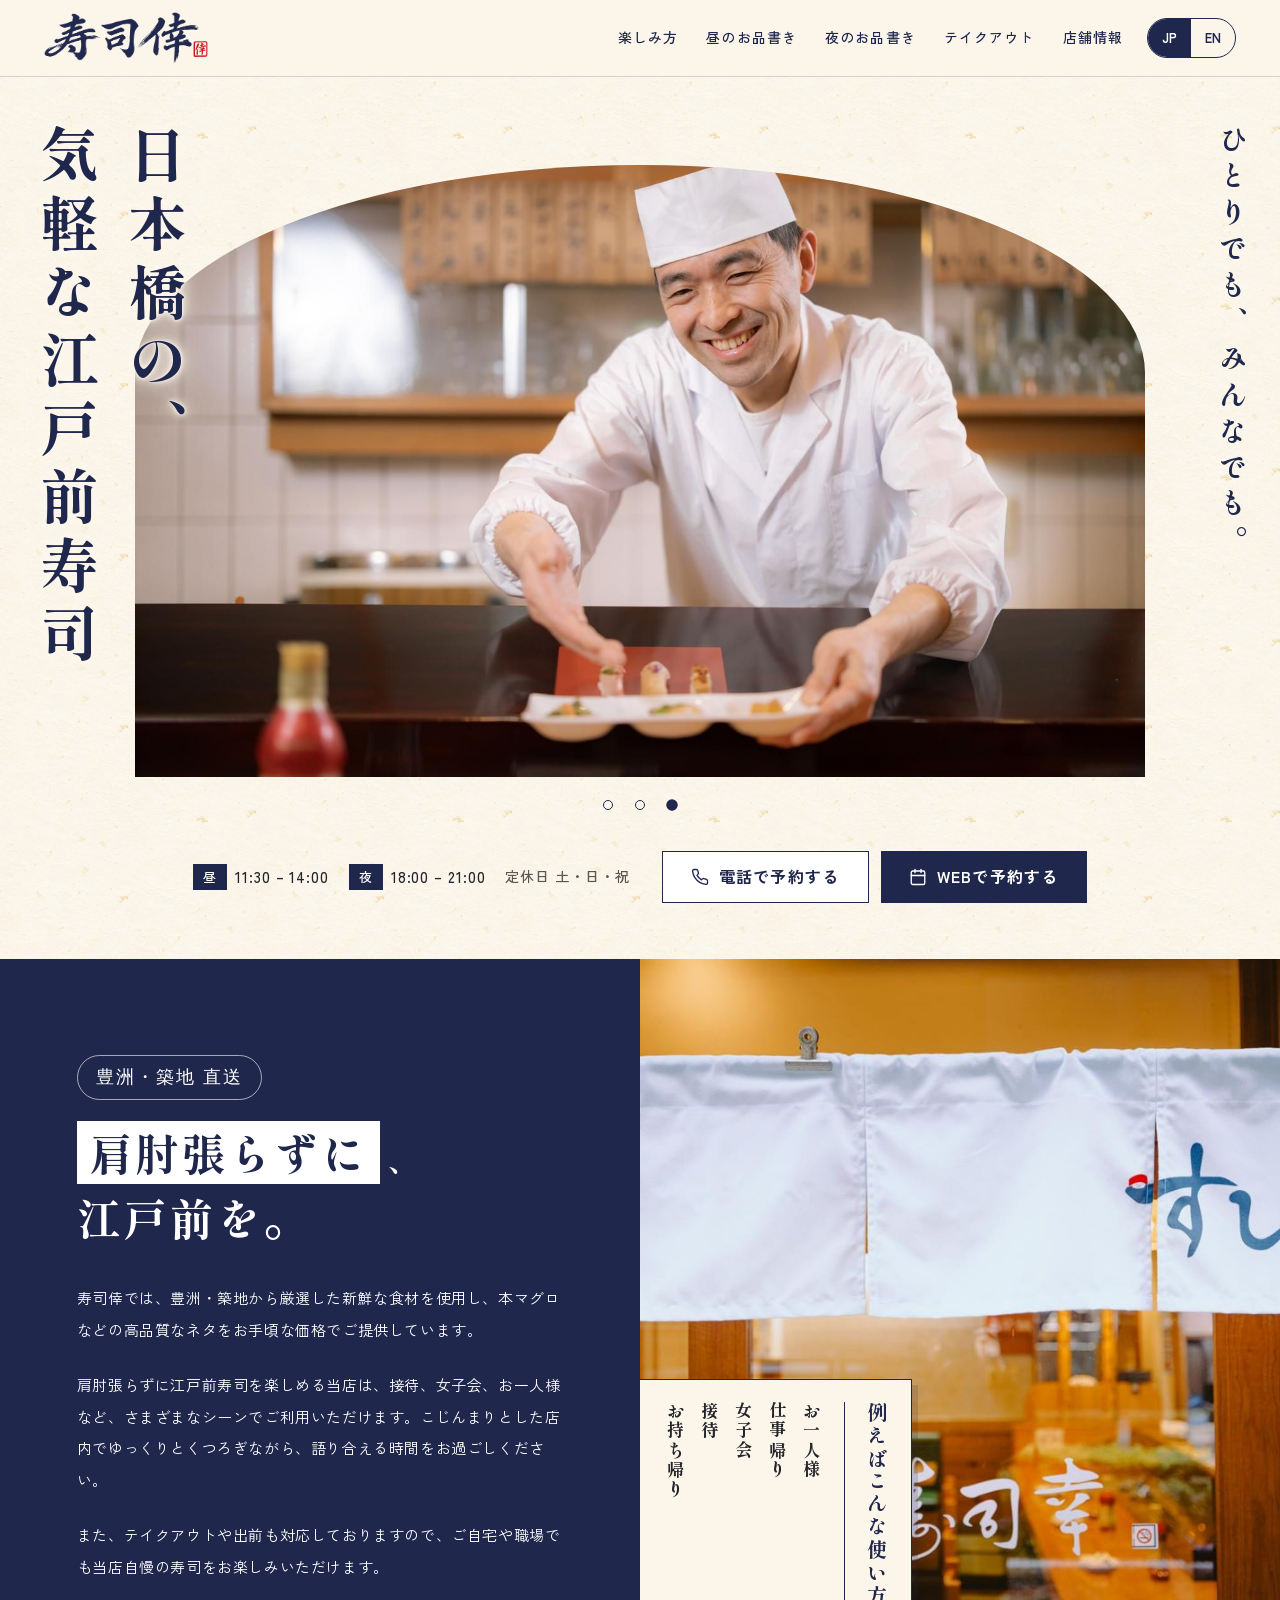
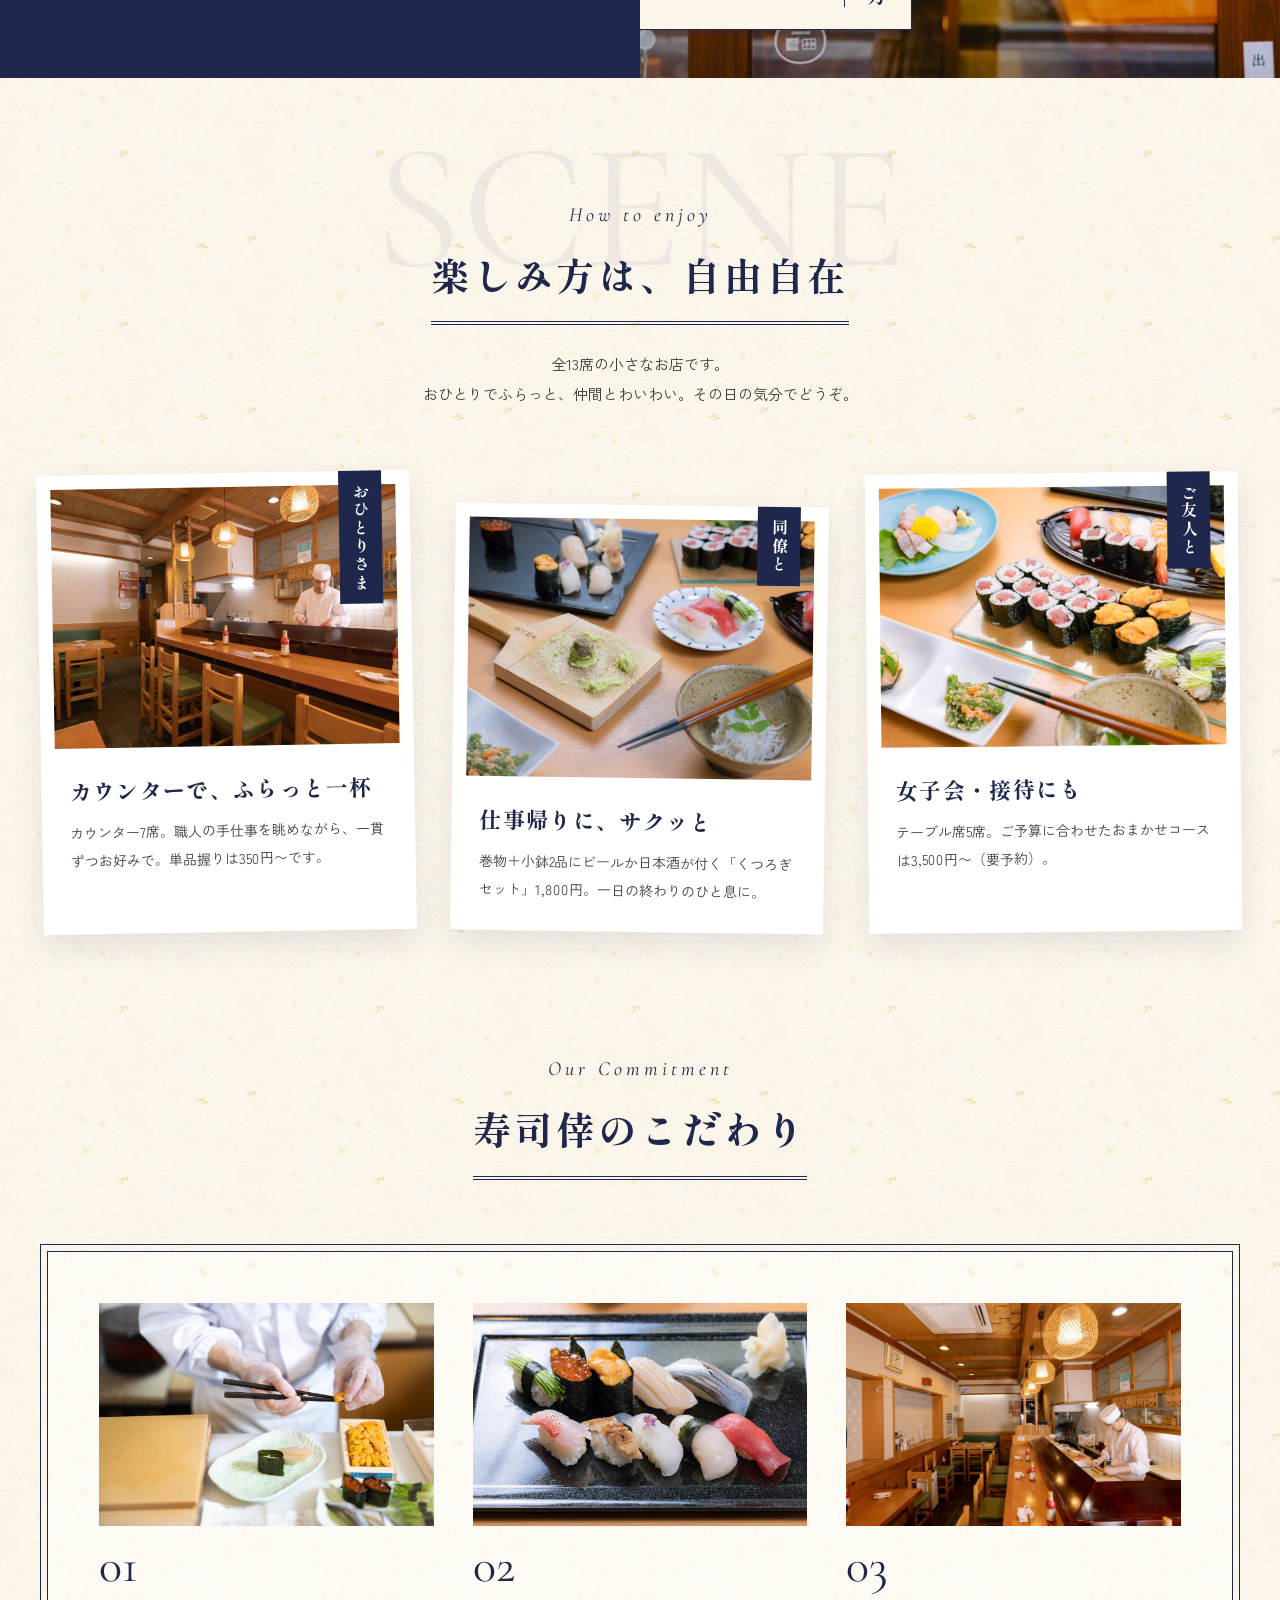
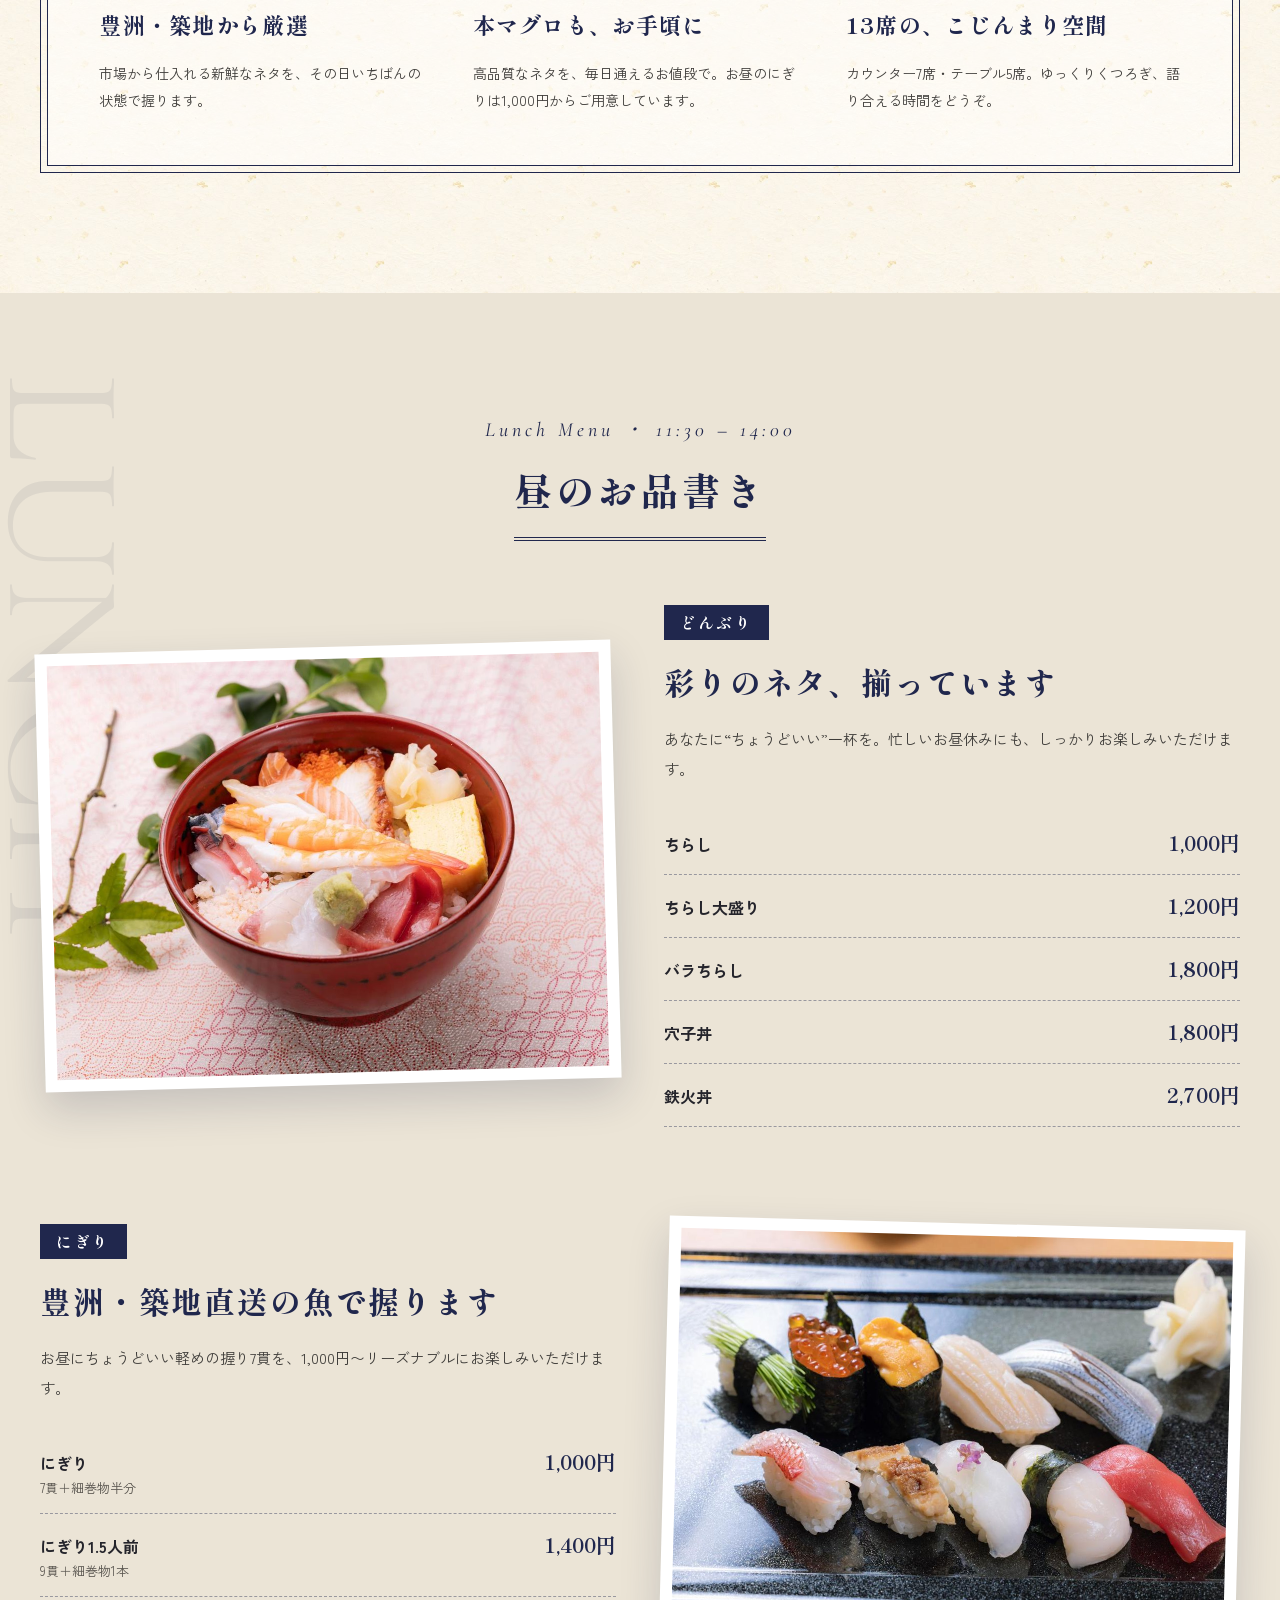
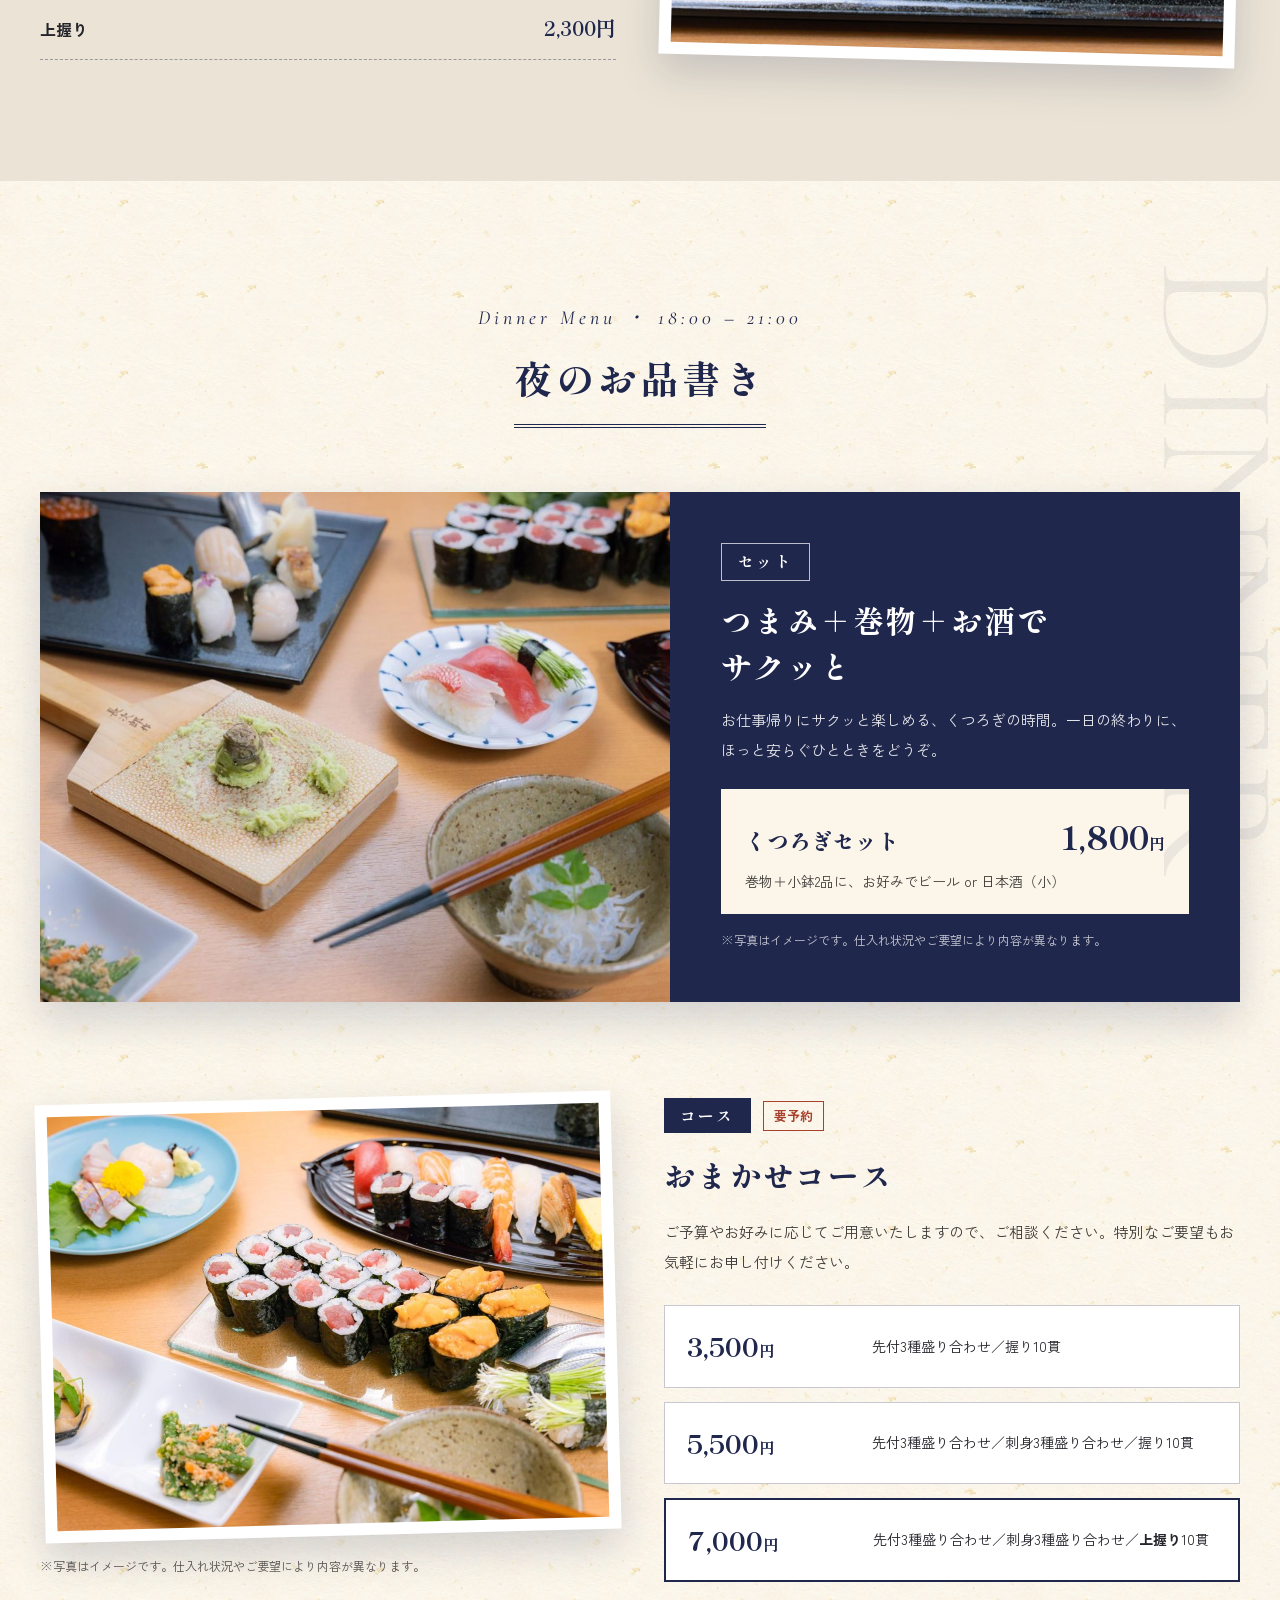
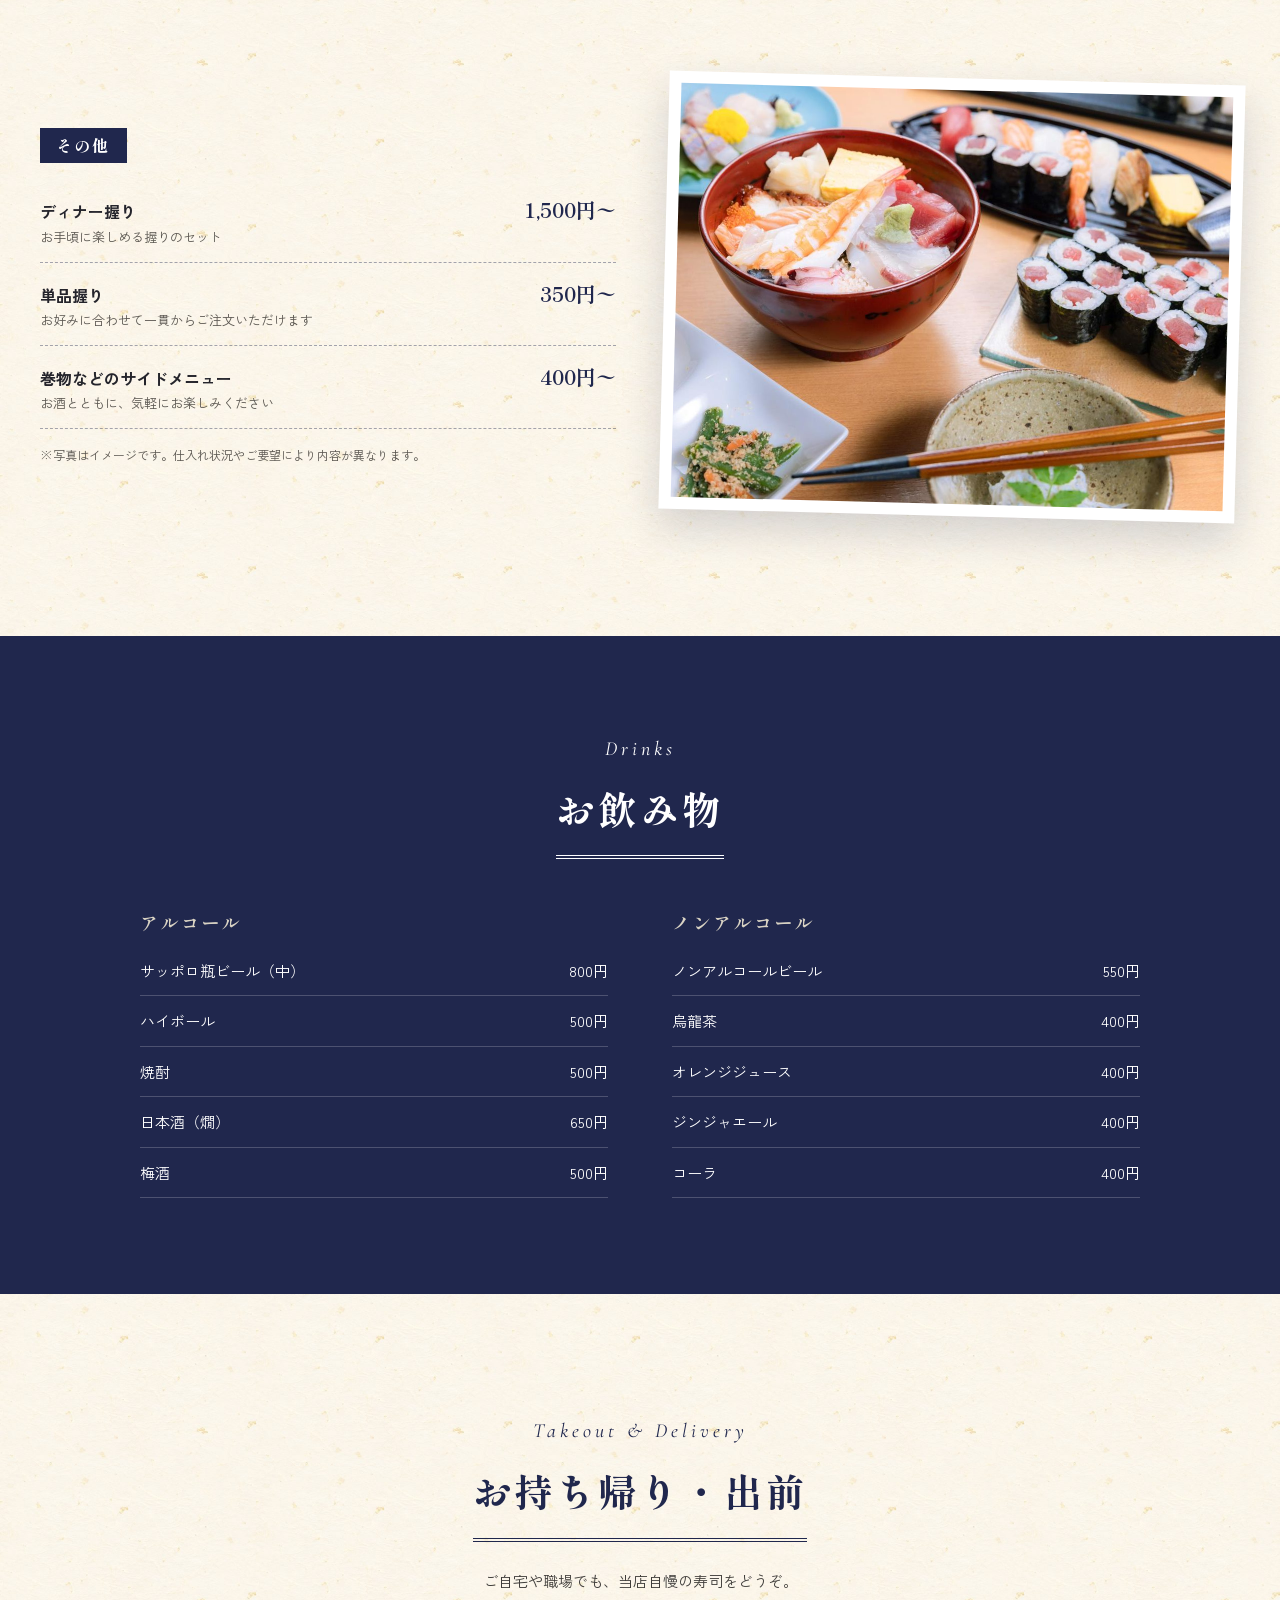
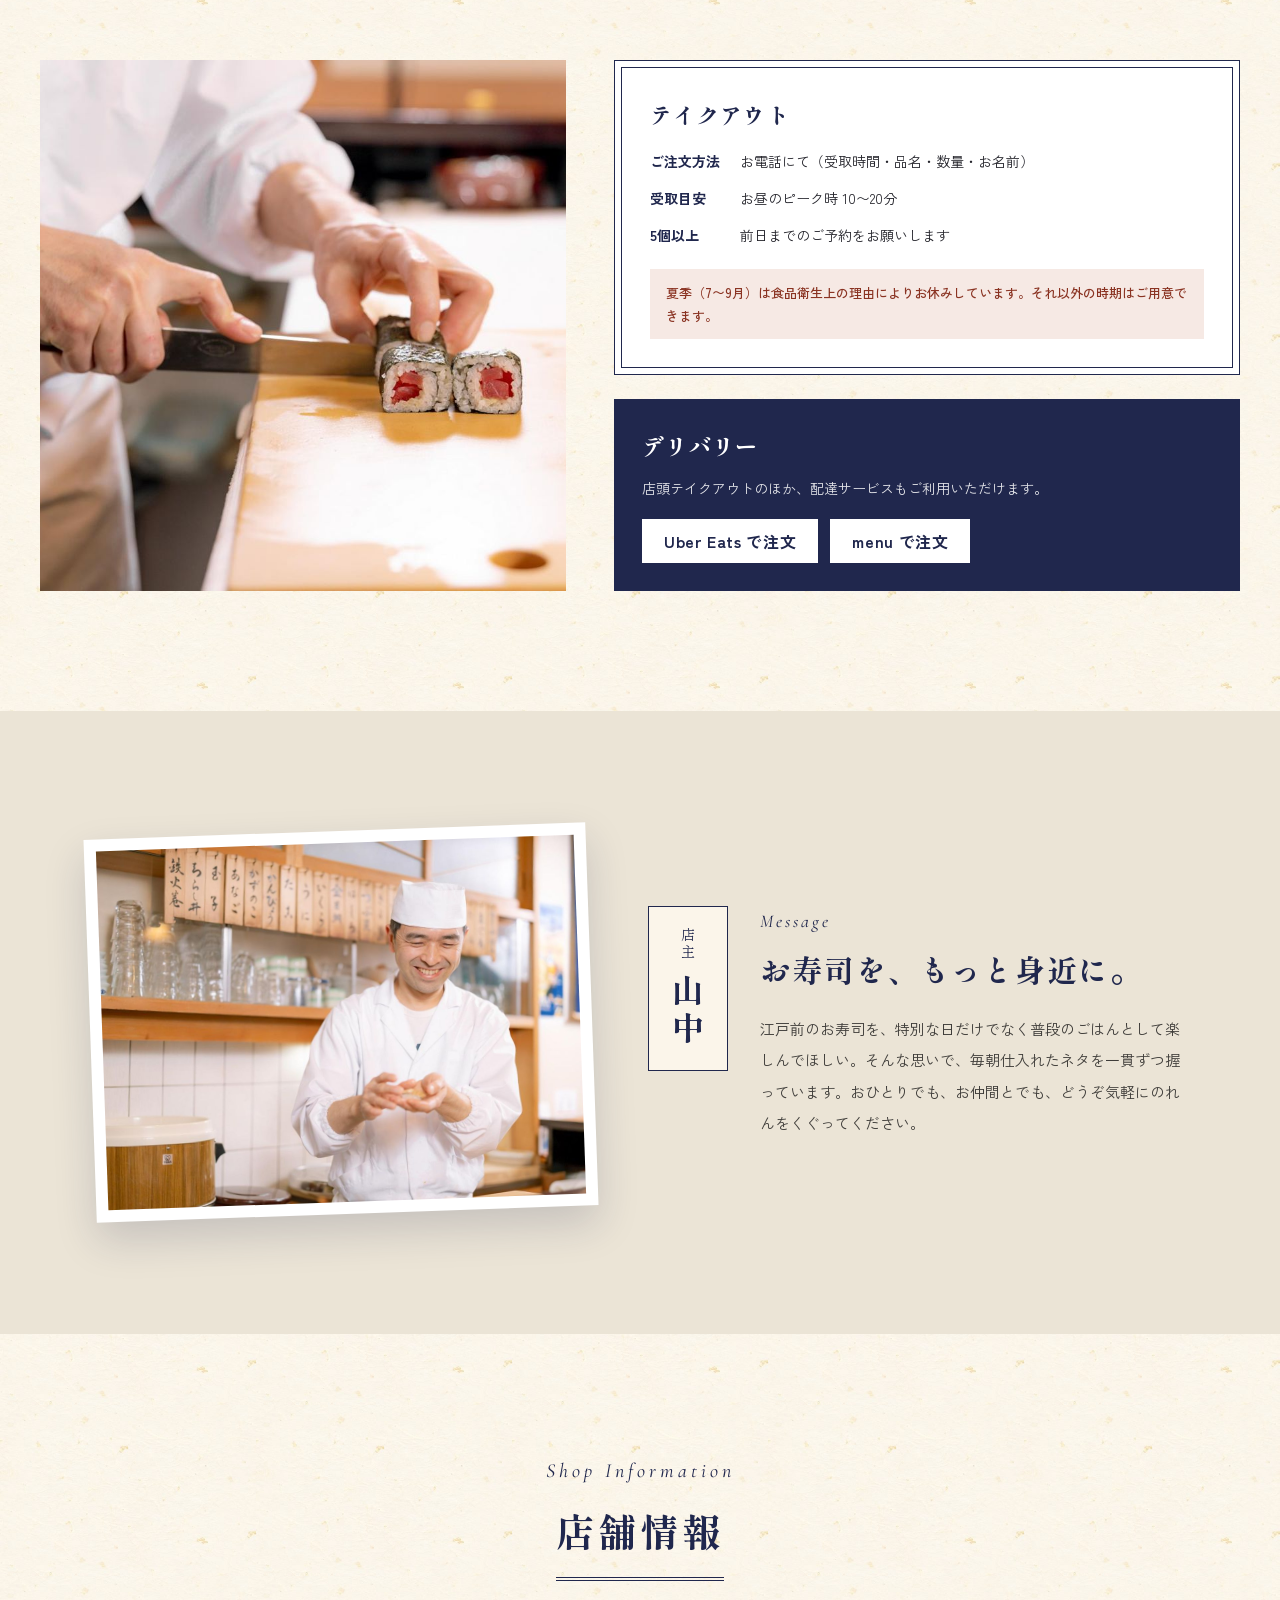
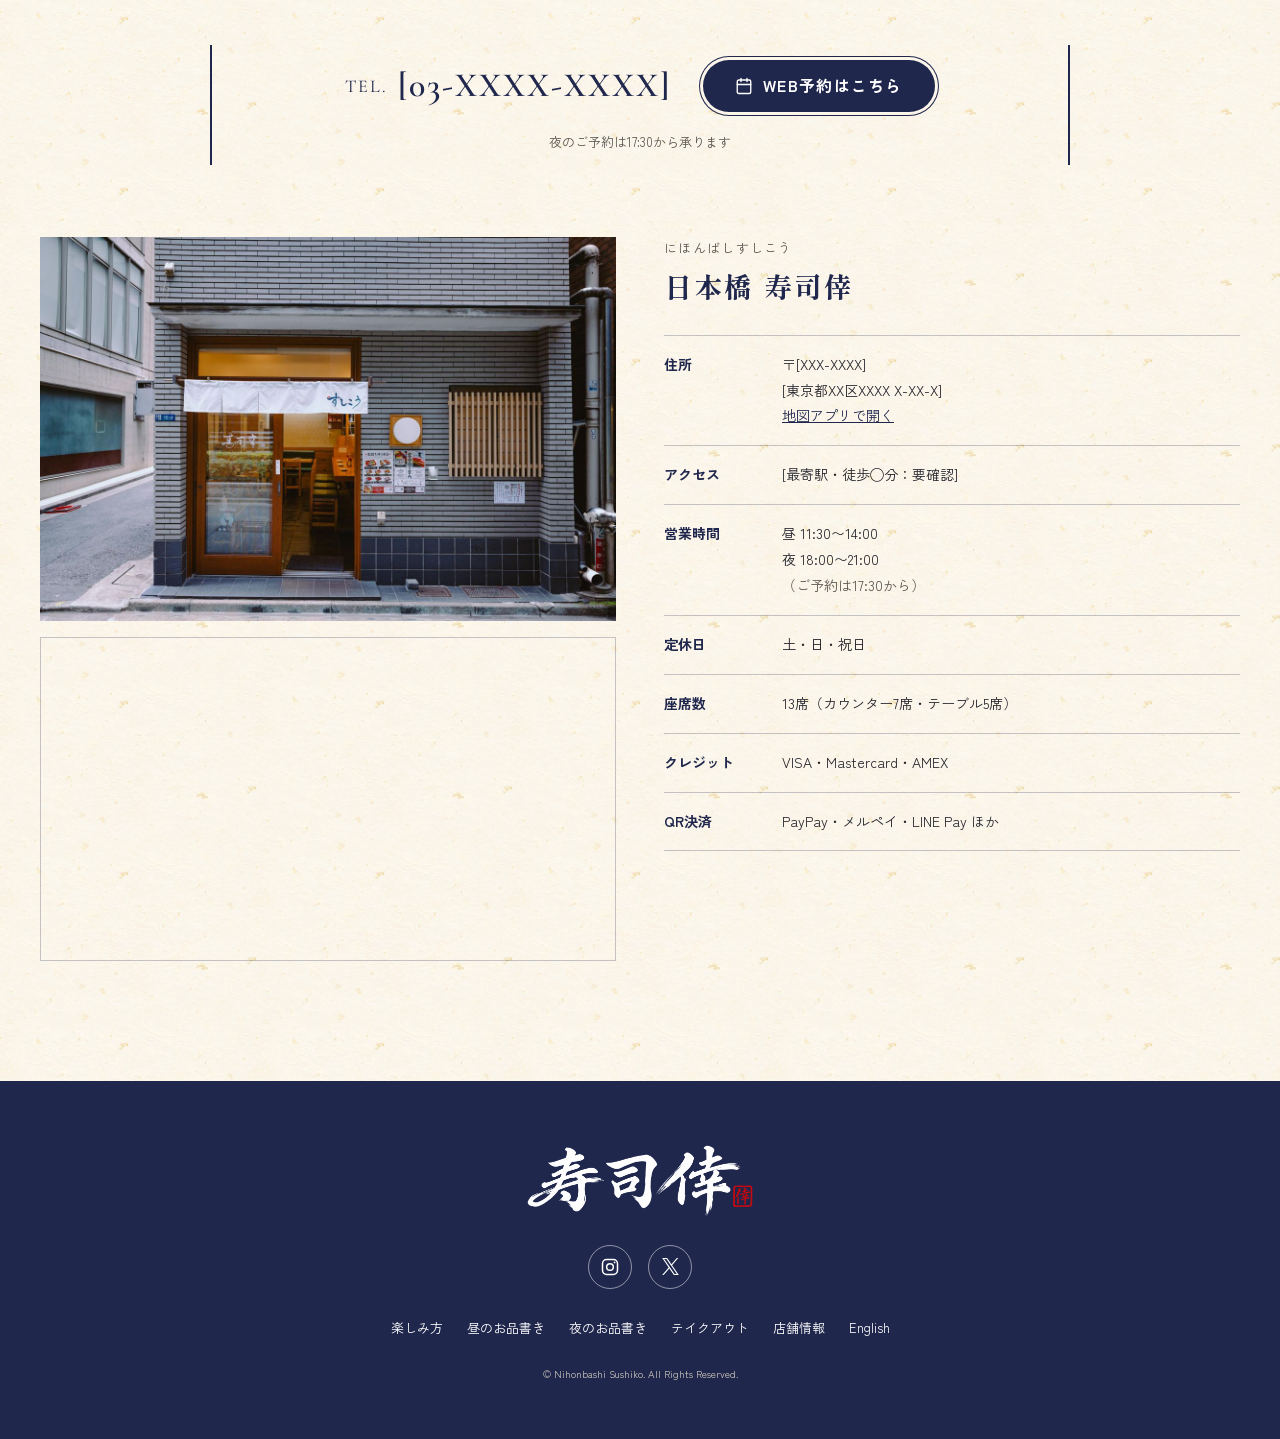
<file: index.html>
<!DOCTYPE html>
<html lang="ja">
<head>
  <meta charset="UTF-8">
  <meta name="viewport" content="width=device-width, initial-scale=1">
  <title>日本橋 寿司倖｜おひとりさまも仲間とも、気軽な江戸前寿司</title>
  <meta name="description" content="日本橋の江戸前寿司「寿司倖」。豊洲・築地から厳選した新鮮なネタを、お昼のにぎり1,000円〜とお手頃に。カウンター7席・テーブル5席、おひとりさまも同僚・ご友人とも気軽にどうぞ。テイクアウト・出前も対応。">
  <meta name="format-detection" content="telephone=no">
  <meta name="theme-color" content="#20274d">

  <link rel="canonical" href="[サイトURL]/">
  <link rel="alternate" hreflang="ja" href="[サイトURL]/">
  <link rel="alternate" hreflang="en" href="[サイトURL]/en/">
  <link rel="alternate" hreflang="x-default" href="[サイトURL]/">

  <!-- OGP（SNSでシェアされた時の表示） -->
  <meta property="og:type" content="restaurant">
  <meta property="og:site_name" content="日本橋 寿司倖">
  <meta property="og:title" content="日本橋 寿司倖｜おひとりさまも仲間とも、気軽な江戸前寿司">
  <meta property="og:description" content="豊洲・築地から厳選したネタを、お手頃に。お昼のにぎり1,000円〜。全13席の小さな江戸前寿司店です。">
  <meta property="og:url" content="[サイトURL]/">
  <meta property="og:image" content="[サイトURL]/assets/images/ogp.jpg">
  <meta property="og:locale" content="ja_JP">
  <meta property="og:locale:alternate" content="en_US">
  <meta name="twitter:card" content="summary_large_image">

  <link rel="preconnect" href="https://fonts.googleapis.com">
  <link rel="preconnect" href="https://fonts.gstatic.com" crossorigin>
  <link rel="stylesheet" href="https://fonts.googleapis.com/css2?family=Shippori+Mincho+B1:wght@500;700;800&family=Zen+Kaku+Gothic+New:wght@400;500;700&family=Cormorant+Garamond:ital,wght@0,500;0,600;0,700;1,500;1,600&display=swap">
  <link rel="stylesheet" href="assets/css/style.css">
  <link rel="preload" as="image" href="assets/images/interior.jpg">

  <script type="application/ld+json">
  {
    "@context": "https://schema.org",
    "@type": "Restaurant",
    "name": "日本橋 寿司倖",
    "alternateName": "Nihonbashi Sushiko",
    "servesCuisine": "江戸前寿司",
    "priceRange": "¥1,000〜¥7,000",
    "telephone": "[電話番号]",
    "url": "[サイトURL]/",
    "image": "[サイトURL]/assets/images/ogp.jpg",
    "address": {
      "@type": "PostalAddress",
      "postalCode": "[XXX-XXXX]",
      "addressRegion": "東京都",
      "addressLocality": "[XX区]",
      "streetAddress": "[XXXX X-XX-X]",
      "addressCountry": "JP"
    },
    "openingHoursSpecification": [
      { "@type": "OpeningHoursSpecification", "dayOfWeek": ["Monday","Tuesday","Wednesday","Thursday","Friday"], "opens": "11:30", "closes": "14:00" },
      { "@type": "OpeningHoursSpecification", "dayOfWeek": ["Monday","Tuesday","Wednesday","Thursday","Friday"], "opens": "18:00", "closes": "21:00" }
    ],
    "acceptsReservations": true,
    "paymentAccepted": "Cash, Credit Card, PayPay, Merpay, LINE Pay"
  }
  </script>
</head>
<body>

<!-- アイコン定義 -->
<svg xmlns="http://www.w3.org/2000/svg" style="display:none">
  <symbol id="i-tel" viewBox="0 0 24 24"><path fill="none" stroke="currentColor" stroke-width="1.8" stroke-linecap="round" stroke-linejoin="round" d="M22 16.9v3a2 2 0 0 1-2.2 2 19.8 19.8 0 0 1-8.6-3.1 19.5 19.5 0 0 1-6-6A19.8 19.8 0 0 1 2.1 4.2 2 2 0 0 1 4.1 2h3a2 2 0 0 1 2 1.7c.1.9.4 1.8.7 2.7a2 2 0 0 1-.5 2.1L8 9.8a16 16 0 0 0 6 6l1.3-1.3a2 2 0 0 1 2.1-.4c.9.3 1.8.6 2.7.7a2 2 0 0 1 1.7 2z"/></symbol>
  <symbol id="i-cal" viewBox="0 0 24 24"><g fill="none" stroke="currentColor" stroke-width="1.8" stroke-linecap="round" stroke-linejoin="round"><rect x="3" y="4" width="18" height="18" rx="2"/><path d="M16 2v4M8 2v4M3 10h18"/></g></symbol>
  <symbol id="i-insta" viewBox="0 0 24 24"><g fill="none" stroke="currentColor" stroke-width="1.8" stroke-linecap="round" stroke-linejoin="round"><rect x="3" y="3" width="18" height="18" rx="5"/><circle cx="12" cy="12" r="4"/></g><circle cx="17.5" cy="6.5" r="1.1" fill="currentColor"/></symbol>
  <symbol id="i-x" viewBox="0 0 1200 1227"><path fill="currentColor" d="M714.163 519.284L1160.89 0H1055.03L667.137 450.887L357.328 0H0L468.492 681.821L0 1226.37H105.866L515.491 750.218L842.672 1226.37H1200L714.137 519.284H714.163ZM569.165 687.828L521.697 619.934L144.011 79.6944H306.615L611.412 515.685L658.88 583.579L1055.08 1150.3H892.476L569.165 687.854V687.828Z"/></symbol>
</svg>

<!-- ================= HEADER ================= -->
<header class="header">
  <div class="header__inner">
    <a class="header__logo" href="#top"><img src="assets/images/logo_navy.png" alt="日本橋 寿司倖" width="900" height="286"></a>
    <nav class="header__nav" aria-label="ページ内メニュー">
      <a href="#scene">楽しみ方</a>
      <a href="#lunch">昼のお品書き</a>
      <a href="#dinner">夜のお品書き</a>
      <a href="#takeout">テイクアウト</a>
      <a href="#info">店舗情報</a>
    </nav>
    <div class="lang" role="group" aria-label="言語切替">
      <span aria-current="page" lang="en">JP</span>
      <a href="en/" hreflang="en" lang="en">EN</a>
    </div>
  </div>
</header>

<main>

<!-- ================= HERO ================= -->
<section id="top" class="hero">
  <div class="hero__inner">
    <div class="hero__slider" data-carousel role="region" aria-roledescription="carousel" aria-label="店内と料理の写真">
      <div class="hero__slides">
        <img class="hero__slide is-active" src="assets/images/interior.jpg" alt="提灯の灯る、木の温もりある寿司倖の店内" width="1600" height="1067" fetchpriority="high">
        <img class="hero__slide" src="assets/images/hero-nigiri.jpg" alt="カウンターに並ぶ握り寿司" width="1600" height="1067" decoding="async">
        <img class="hero__slide hero__slide--top" src="assets/images/hero-chef.jpg" alt="笑顔で寿司を差し出す店主" width="1600" height="1066" decoding="async">
      </div>
      <div class="hero__dots">
        <button class="hero__dot" type="button" aria-label="1枚目の写真を表示" aria-current="true"></button>
        <button class="hero__dot" type="button" aria-label="2枚目の写真を表示"></button>
        <button class="hero__dot" type="button" aria-label="3枚目の写真を表示"></button>
      </div>
    </div>
    <h1 class="hero__title"><span class="hero__line">日本橋の、</span><span class="hero__line">気軽な江戸前寿司</span></h1>
    <p class="hero__sub">ひとりでも、みんなでも。</p>
  </div>
  <div class="hero__bar">
    <div class="hours">
      <span class="hours__item"><span class="hours__tag">昼</span>11:30 – 14:00</span>
      <span class="hours__item"><span class="hours__tag">夜</span>18:00 – 21:00</span>
      <span class="hours__closed">定休日 土・日・祝</span>
    </div>
    <div class="hero__cta">
      <a class="btn btn--outline" href="tel:[電話番号]"><svg class="icon" aria-hidden="true"><use href="#i-tel"/></svg>電話で予約する</a>
      <a class="btn btn--primary" href="[予約ページURL]"><svg class="icon" aria-hidden="true"><use href="#i-cal"/></svg>WEBで予約する</a>
    </div>
  </div>
</section>

<!-- ================= INTRO ================= -->
<section class="intro">
  <div class="intro__text">
    <p class="intro__tag">豊洲・築地 直送</p>
    <h2 class="intro__title"><mark>肩肘張らずに</mark><span class="comma">、</span><br>江戸前を。</h2>
    <div class="intro__body">
      <p>寿司倖では、豊洲・築地から厳選した新鮮な食材を使用し、本マグロなどの高品質なネタをお手頃な価格でご提供しています。</p>
      <p>肩肘張らずに江戸前寿司を楽しめる当店は、接待、女子会、お一人様など、さまざまなシーンでご利用いただけます。こじんまりとした店内でゆっくりとくつろぎながら、語り合える時間をお過ごしください。</p>
      <p>また、テイクアウトや出前も対応しておりますので、ご自宅や職場でも当店自慢の寿司をお楽しみいただけます。</p>
    </div>
  </div>
  <div class="intro__visual">
    <img src="assets/images/noren.jpg" alt="すしこうの暖簾がかかる入口" width="1200" height="800" loading="lazy">
    <div class="usage">
      <p class="usage__title">例えばこんな使い方</p>
      <ul class="usage__list">
        <li>お一人様</li>
        <li>仕事帰り</li>
        <li>女子会</li>
        <li>接待</li>
        <li>お持ち帰り</li>
      </ul>
    </div>
  </div>
</section>

<!-- ================= SCENE ================= -->
<section id="scene" class="section section--clip">
  <div class="bg-word bg-word--center" aria-hidden="true">SCENE</div>
  <div class="container">
    <div class="sec-head">
      <p class="sec-head__en" lang="en">How to enjoy</p>
      <h2 class="sec-head__title">楽しみ方は、自由自在</h2>
      <p class="sec-head__lead">全13席の小さなお店です。<br>おひとりでふらっと、仲間とわいわい。その日の気分でどうぞ。</p>
    </div>
    <div class="scene-grid">
      <article class="scene-card">
        <div class="scene-card__media">
          <img src="assets/images/counter.jpg" alt="職人の手元が見えるカウンター席" width="1200" height="800" loading="lazy">
          <span class="scene-card__tag">おひとりさま</span>
        </div>
        <h3 class="scene-card__title">カウンターで、ふらっと一杯</h3>
        <p class="scene-card__text">カウンター7席。職人の手仕事を眺めながら、一貫ずつお好みで。単品握りは350円〜です。</p>
      </article>
      <article class="scene-card">
        <div class="scene-card__media">
          <img src="assets/images/set.jpg" alt="つまみと巻物、小鉢の盛り合わせ" width="1200" height="800" loading="lazy">
          <span class="scene-card__tag">同僚と</span>
        </div>
        <h3 class="scene-card__title">仕事帰りに、サクッと</h3>
        <p class="scene-card__text">巻物＋小鉢2品にビールか日本酒が付く「くつろぎセット」1,800円。一日の終わりのひと息に。</p>
      </article>
      <article class="scene-card">
        <div class="scene-card__media">
          <img src="assets/images/course.jpg" alt="握りや巻物が並ぶテーブル" width="1200" height="800" loading="lazy">
          <span class="scene-card__tag">ご友人と</span>
        </div>
        <h3 class="scene-card__title">女子会・接待にも</h3>
        <p class="scene-card__text">テーブル席5席。ご予算に合わせたおまかせコースは3,500円〜（要予約）。</p>
      </article>
    </div>
  </div>
</section>

<!-- ================= STRENGTH ================= -->
<section class="section strength">
  <div class="sec-head">
    <p class="sec-head__en" lang="en">Our Commitment</p>
    <h2 class="sec-head__title">寿司倖のこだわり</h2>
  </div>
  <div class="strength__frame">
    <div class="strength__grid">
      <div class="strength__item">
        <img src="assets/images/uni.jpg" alt="ウニや軍艦を仕上げる職人の手元" width="1200" height="800" loading="lazy">
        <p class="strength__num" aria-hidden="true">01</p>
        <h3 class="strength__title">豊洲・築地から厳選</h3>
        <p class="strength__text">市場から仕入れる新鮮なネタを、その日いちばんの状態で握ります。</p>
      </div>
      <div class="strength__item">
        <img src="assets/images/nigiri.jpg" alt="本マグロを含む握りの盛り合わせ" width="1200" height="800" loading="lazy">
        <p class="strength__num" aria-hidden="true">02</p>
        <h3 class="strength__title">本マグロも、お手頃に</h3>
        <p class="strength__text">高品質なネタを、毎日通えるお値段で。お昼のにぎりは1,000円からご用意しています。</p>
      </div>
      <div class="strength__item">
        <img src="assets/images/interior.jpg" alt="提灯の灯る木の温もりある店内" width="1600" height="1067" loading="lazy">
        <p class="strength__num" aria-hidden="true">03</p>
        <h3 class="strength__title">13席の、こじんまり空間</h3>
        <p class="strength__text">カウンター7席・テーブル5席。ゆっくりくつろぎ、語り合える時間をどうぞ。</p>
      </div>
    </div>
  </div>
</section>

<!-- ================= LUNCH ================= -->
<section id="lunch" class="section section--beige section--clip">
  <div class="bg-word bg-word--left" aria-hidden="true">LUNCH</div>
  <div class="container">
    <div class="sec-head">
      <p class="sec-head__en" lang="en">Lunch Menu ・ 11:30 – 14:00</p>
      <h2 class="sec-head__title">昼のお品書き</h2>
    </div>

    <div class="menu-block">
      <div class="menu-block__media">
        <div class="photo-frame tilt-l"><img src="assets/images/don.jpg" alt="彩り豊かなちらし丼" width="1200" height="800" loading="lazy"></div>
      </div>
      <div class="menu-block__body">
        <p class="label">どんぶり</p>
        <h3 class="menu-block__title">彩りのネタ、揃っています</h3>
        <p class="menu-block__lead">あなたに“ちょうどいい”一杯を。忙しいお昼休みにも、しっかりお楽しみいただけます。</p>
        <dl class="price-list">
          <div class="price-list__row"><dt>ちらし</dt><dd>1,000円</dd></div>
          <div class="price-list__row"><dt>ちらし大盛り</dt><dd>1,200円</dd></div>
          <div class="price-list__row"><dt>バラちらし</dt><dd>1,800円</dd></div>
          <div class="price-list__row"><dt>穴子丼</dt><dd>1,800円</dd></div>
          <div class="price-list__row"><dt>鉄火丼</dt><dd>2,700円</dd></div>
        </dl>
      </div>
    </div>

    <div class="menu-block menu-block--reverse">
      <div class="menu-block__media">
        <div class="photo-frame tilt-r"><img src="assets/images/nigiri.jpg" alt="黒い器に並ぶ握り寿司" width="1200" height="800" loading="lazy"></div>
      </div>
      <div class="menu-block__body">
        <p class="label">にぎり</p>
        <h3 class="menu-block__title">豊洲・築地直送の魚で握ります</h3>
        <p class="menu-block__lead">お昼にちょうどいい軽めの握り7貫を、1,000円〜リーズナブルにお楽しみいただけます。</p>
        <dl class="price-list">
          <div class="price-list__row"><dt>にぎり<small>7貫＋細巻物半分</small></dt><dd>1,000円</dd></div>
          <div class="price-list__row"><dt>にぎり1.5人前<small>9貫＋細巻物1本</small></dt><dd>1,400円</dd></div>
          <div class="price-list__row"><dt>上握り</dt><dd>2,300円</dd></div>
        </dl>
      </div>
    </div>
  </div>
</section>

<!-- ================= DINNER ================= -->
<section id="dinner" class="section section--clip">
  <div class="bg-word bg-word--right" aria-hidden="true">DINNER</div>
  <div class="container">
    <div class="sec-head">
      <p class="sec-head__en" lang="en">Dinner Menu ・ 18:00 – 21:00</p>
      <h2 class="sec-head__title">夜のお品書き</h2>
    </div>

    <div class="feature">
      <div class="feature__media">
        <img src="assets/images/set.jpg" alt="巻物と小鉢、おつまみのセット" width="1200" height="800" loading="lazy">
      </div>
      <div class="feature__body">
        <p class="label label--outline">セット</p>
        <h3 class="feature__title">つまみ＋巻物＋お酒で<br>サクッと</h3>
        <p class="feature__lead">お仕事帰りにサクッと楽しめる、くつろぎの時間。一日の終わりに、ほっと安らぐひとときをどうぞ。</p>
        <div class="feature__price">
          <div class="feature__price-row">
            <span class="feature__price-name">くつろぎセット</span>
            <span class="feature__price-num">1,800<small>円</small></span>
          </div>
          <p class="feature__price-desc">巻物＋小鉢2品に、お好みでビール or 日本酒（小）</p>
        </div>
        <p class="note">※写真はイメージです。仕入れ状況やご要望により内容が異なります。</p>
      </div>
    </div>

    <div class="menu-block menu-block--top">
      <div class="menu-block__media">
        <div class="photo-frame tilt-l"><img src="assets/images/course.jpg" alt="刺身や握り、巻物が並ぶおまかせコース" width="1200" height="800" loading="lazy"></div>
        <p class="note">※写真はイメージです。仕入れ状況やご要望により内容が異なります。</p>
      </div>
      <div class="menu-block__body">
        <div class="label-row">
          <p class="label">コース</p>
          <span class="badge-reserve">要予約</span>
        </div>
        <h3 class="menu-block__title">おまかせコース</h3>
        <p class="menu-block__lead">ご予算やお好みに応じてご用意いたしますので、ご相談ください。特別なご要望もお気軽にお申し付けください。</p>
        <div class="course-list">
          <div class="course"><span class="course__price">3,500<small>円</small></span><span class="course__desc">先付3種盛り合わせ／握り10貫</span></div>
          <div class="course"><span class="course__price">5,500<small>円</small></span><span class="course__desc">先付3種盛り合わせ／刺身3種盛り合わせ／握り10貫</span></div>
          <div class="course course--strong"><span class="course__price">7,000<small>円</small></span><span class="course__desc">先付3種盛り合わせ／刺身3種盛り合わせ／<strong>上握り</strong>10貫</span></div>
        </div>
      </div>
    </div>

    <div class="menu-block menu-block--reverse">
      <div class="menu-block__media">
        <div class="photo-frame tilt-r"><img src="assets/images/other.jpg" alt="ちらしと鉄火巻、小鉢の盛り合わせ" width="1200" height="800" loading="lazy"></div>
      </div>
      <div class="menu-block__body">
        <p class="label">その他</p>
        <dl class="price-list" style="margin-top: 16px">
          <div class="price-list__row"><dt>ディナー握り<small>お手頃に楽しめる握りのセット</small></dt><dd>1,500円〜</dd></div>
          <div class="price-list__row"><dt>単品握り<small>お好みに合わせて一貫からご注文いただけます</small></dt><dd>350円〜</dd></div>
          <div class="price-list__row"><dt>巻物などのサイドメニュー<small>お酒とともに、気軽にお楽しみください</small></dt><dd>400円〜</dd></div>
        </dl>
        <p class="note">※写真はイメージです。仕入れ状況やご要望により内容が異なります。</p>
      </div>
    </div>
  </div>
</section>

<!-- ================= DRINKS ================= -->
<section class="section section--navy">
  <div class="drinks">
    <div class="sec-head">
      <p class="sec-head__en" lang="en">Drinks</p>
      <h2 class="sec-head__title">お飲み物</h2>
    </div>
    <div class="drinks__grid">
      <div>
        <h3 class="drinks__title">アルコール</h3>
        <dl class="drinks__list">
          <div><dt>サッポロ瓶ビール（中）</dt><dd>800円</dd></div>
          <div><dt>ハイボール</dt><dd>500円</dd></div>
          <div><dt>焼酎</dt><dd>500円</dd></div>
          <div><dt>日本酒（燗）</dt><dd>650円</dd></div>
          <div><dt>梅酒</dt><dd>500円</dd></div>
        </dl>
      </div>
      <div>
        <h3 class="drinks__title">ノンアルコール</h3>
        <dl class="drinks__list">
          <div><dt>ノンアルコールビール</dt><dd>550円</dd></div>
          <div><dt>烏龍茶</dt><dd>400円</dd></div>
          <div><dt>オレンジジュース</dt><dd>400円</dd></div>
          <div><dt>ジンジャエール</dt><dd>400円</dd></div>
          <div><dt>コーラ</dt><dd>400円</dd></div>
        </dl>
      </div>
    </div>
  </div>
</section>

<!-- ================= TAKEOUT ================= -->
<section id="takeout" class="section">
  <div class="container">
    <div class="sec-head">
      <p class="sec-head__en" lang="en">Takeout &amp; Delivery</p>
      <h2 class="sec-head__title">お持ち帰り・出前</h2>
      <p class="sec-head__lead">ご自宅や職場でも、当店自慢の寿司をどうぞ。</p>
    </div>
    <div class="takeout">
      <div class="takeout__media">
        <img src="assets/images/takeout.jpg" alt="鉄火巻を切り分ける職人の手元" width="1200" height="800" loading="lazy">
      </div>
      <div class="takeout__body">
        <div class="box-double">
          <div class="box-double__inner">
            <h3 class="box-title">テイクアウト</h3>
            <dl class="def-grid">
              <dt>ご注文方法</dt><dd>お電話にて（受取時間・品名・数量・お名前）</dd>
              <dt>受取目安</dt><dd>お昼のピーク時 10〜20分</dd>
              <dt>5個以上</dt><dd>前日までのご予約をお願いします</dd>
            </dl>
            <p class="alert">夏季（7〜9月）は食品衛生上の理由によりお休みしています。それ以外の時期はご用意できます。</p>
          </div>
        </div>
        <div class="delivery">
          <h3 class="box-title">デリバリー</h3>
          <p>店頭テイクアウトのほか、配達サービスもご利用いただけます。</p>
          <div class="delivery__btns">
            <a class="btn btn--white" href="[Uber Eats 店舗URL]" target="_blank" rel="noopener">Uber Eats で注文</a>
            <a class="btn btn--white" href="[menu 店舗URL]" target="_blank" rel="noopener">menu で注文</a>
          </div>
        </div>
      </div>
    </div>
  </div>
</section>

<!-- ================= OWNER ================= -->
<section class="section section--beige">
  <div class="owner">
    <div class="owner__media">
      <div class="photo-frame"><img src="assets/images/owner.jpg" alt="笑顔で寿司を握る店主・山中" width="1200" height="800" loading="lazy"></div>
    </div>
    <div class="owner__body">
      <p class="owner__name"><span>店主</span><strong>山中</strong></p>
      <div>
        <p class="owner__en" lang="en">Message</p>
        <h2 class="owner__title">お寿司を、もっと身近に。</h2>
        <p class="owner__text">江戸前のお寿司を、特別な日だけでなく普段のごはんとして楽しんでほしい。そんな思いで、毎朝仕入れたネタを一貫ずつ握っています。おひとりでも、お仲間とでも、どうぞ気軽にのれんをくぐってください。</p>
      </div>
    </div>
  </div>
</section>

<!-- ================= INFO ================= -->
<section id="info" class="section">
  <div class="container">
    <div class="sec-head">
      <p class="sec-head__en" lang="en">Shop Information</p>
      <h2 class="sec-head__title">店舗情報</h2>
    </div>
    <div class="cta-box">
      <a class="cta-box__tel" href="tel:[電話番号]"><span>TEL.</span><strong>[03-XXXX-XXXX]</strong></a>
      <a class="btn btn--primary btn--pill" href="[予約ページURL]"><svg class="icon" aria-hidden="true"><use href="#i-cal"/></svg>WEB予約はこちら</a>
      <p class="cta-box__note">夜のご予約は17:30から承ります</p>
    </div>
    <div class="info">
      <div class="info__media">
        <img src="assets/images/exterior.jpg" alt="日本橋寿司倖の外観" width="1200" height="800" loading="lazy">
        <div class="info__map">
          <iframe src="https://www.google.com/maps/embed?pb=!1m14!1m12!1m3!1d9166.27999882452!2d139.77234920619404!3d35.682680333032145!2m3!1f0!2f0!3f0!3m2!1i1024!2i768!4f13.1!5e0!3m2!1sja!2sjp!4v1793507976067!5m2!1sja!2sjp" width="600" height="450" style="border:0;" allowfullscreen="" loading="lazy" referrerpolicy="strict-origin-when-cross-origin" title="日本橋 寿司倖の地図"></iframe>
        </div>
      </div>
      <div class="info__body">
        <p class="info__kana">にほんばしすしこう</p>
        <p class="info__name">日本橋 寿司倖</p>
        <dl class="info-table">
          <div><dt>住所</dt><dd>〒[XXX-XXXX]<br>[東京都XX区XXXX X-XX-X]<br><a href="[Google マップURL]" target="_blank" rel="noopener">地図アプリで開く</a></dd></div>
          <div><dt>アクセス</dt><dd>[最寄駅・徒歩◯分：要確認]</dd></div>
          <div><dt>営業時間</dt><dd>昼 11:30〜14:00<br>夜 18:00〜21:00<br><span class="sub">（ご予約は17:30から）</span></dd></div>
          <div><dt>定休日</dt><dd>土・日・祝日</dd></div>
          <div><dt>座席数</dt><dd>13席（カウンター7席・テーブル5席）</dd></div>
          <div><dt>クレジット</dt><dd>VISA・Mastercard・AMEX</dd></div>
          <div><dt>QR決済</dt><dd>PayPay・メルペイ・LINE Pay ほか</dd></div>
        </dl>
      </div>
    </div>
  </div>
</section>

</main>

<!-- ================= FOOTER ================= -->
<footer class="footer">
  <img class="footer__logo" src="assets/images/logo_white.png" alt="日本橋 寿司倖" width="900" height="286" loading="lazy">
  <div class="footer__sns">
    <a href="[Instagram URL]" target="_blank" rel="noopener" aria-label="Instagram"><svg width="20" height="20" aria-hidden="true"><use href="#i-insta"/></svg></a>
    <a href="[X URL]" target="_blank" rel="noopener" aria-label="X"><svg width="17" height="17" aria-hidden="true"><use href="#i-x"/></svg></a>
  </div>
  <nav class="footer__nav" aria-label="フッターメニュー">
    <a href="#scene">楽しみ方</a>
    <a href="#lunch">昼のお品書き</a>
    <a href="#dinner">夜のお品書き</a>
    <a href="#takeout">テイクアウト</a>
    <a href="#info">店舗情報</a>
    <a href="en/" hreflang="en" lang="en">English</a>
  </nav>
  <p class="footer__copy"><small>© Nihonbashi Sushiko. All Rights Reserved.</small></p>
</footer>

<!-- SP 固定CTA -->
<div class="sp-cta">
  <a class="sp-cta__tel" href="tel:[電話番号]"><svg class="icon" aria-hidden="true"><use href="#i-tel"/></svg>電話する</a>
  <a class="sp-cta__web" href="[予約ページURL]"><svg class="icon" aria-hidden="true"><use href="#i-cal"/></svg>WEB予約</a>
</div>

<script src="assets/js/main.js" defer></script>
</body>
</html>
</file>
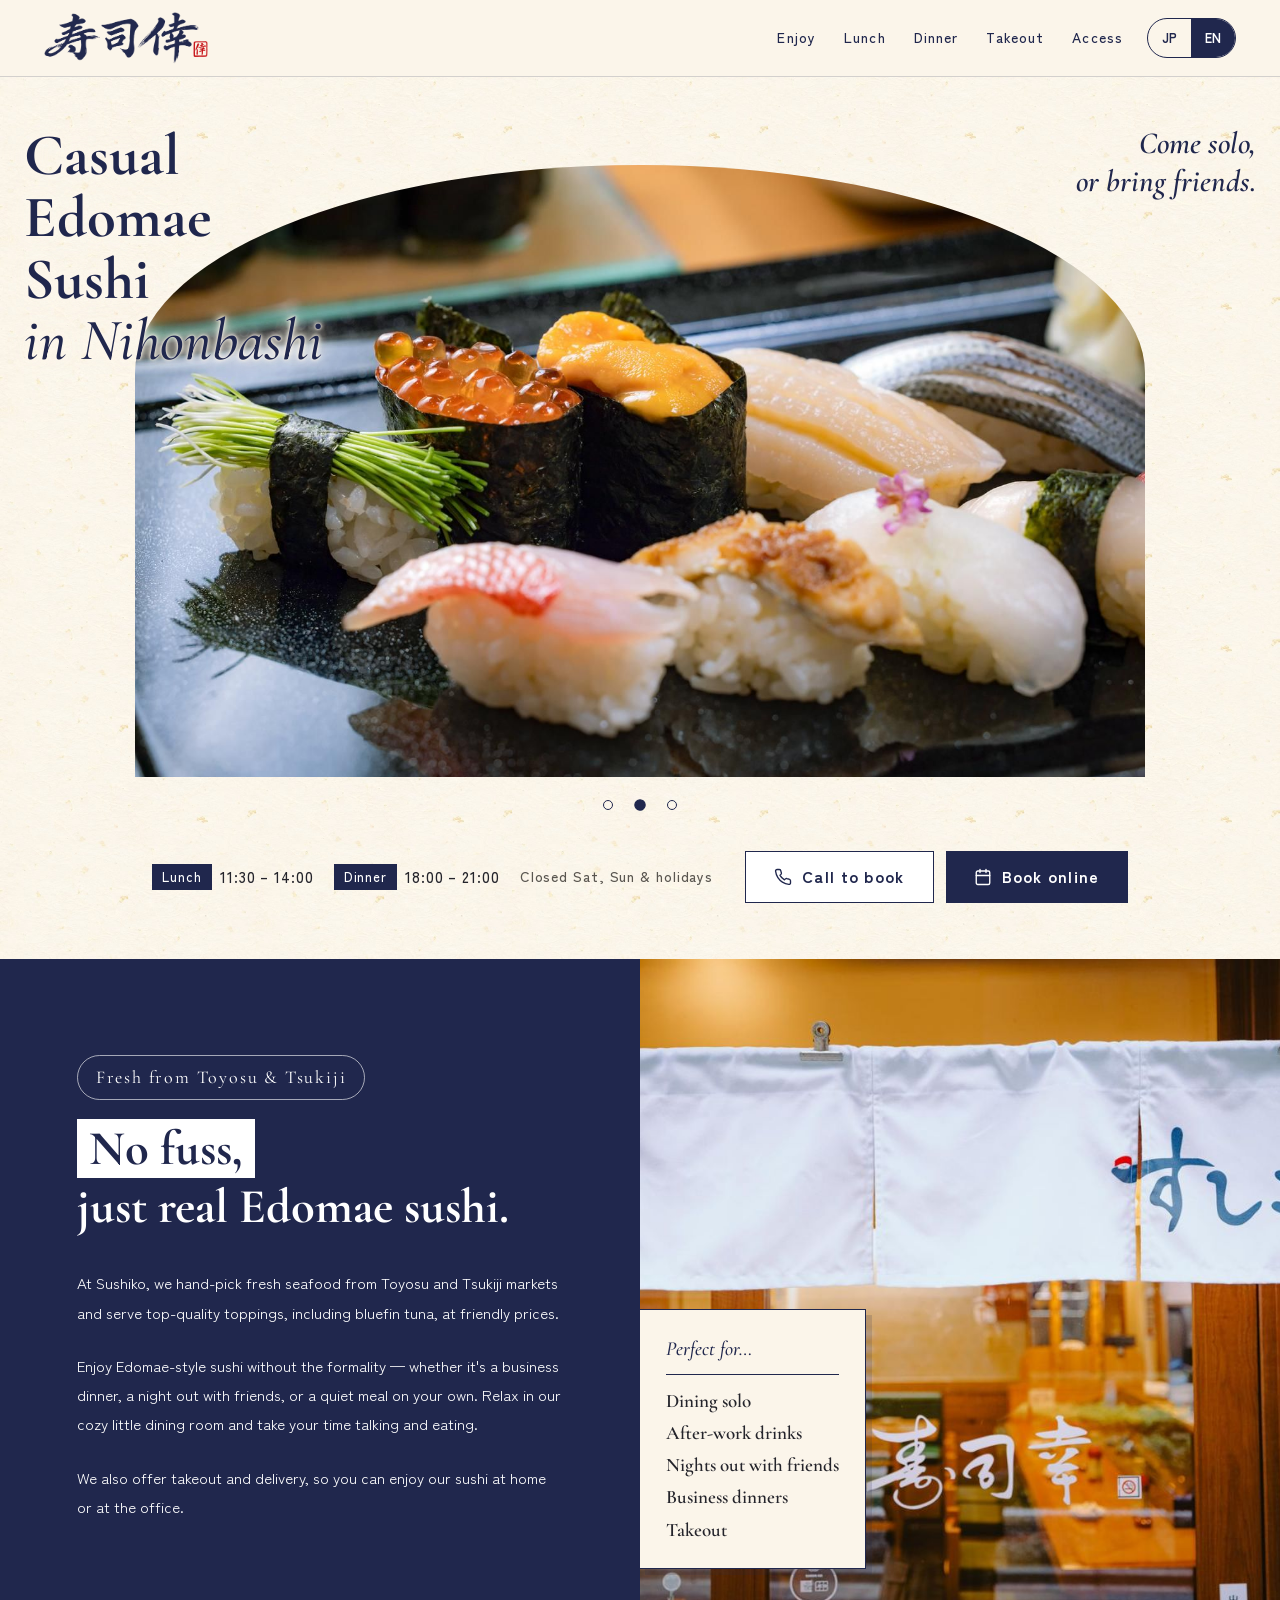
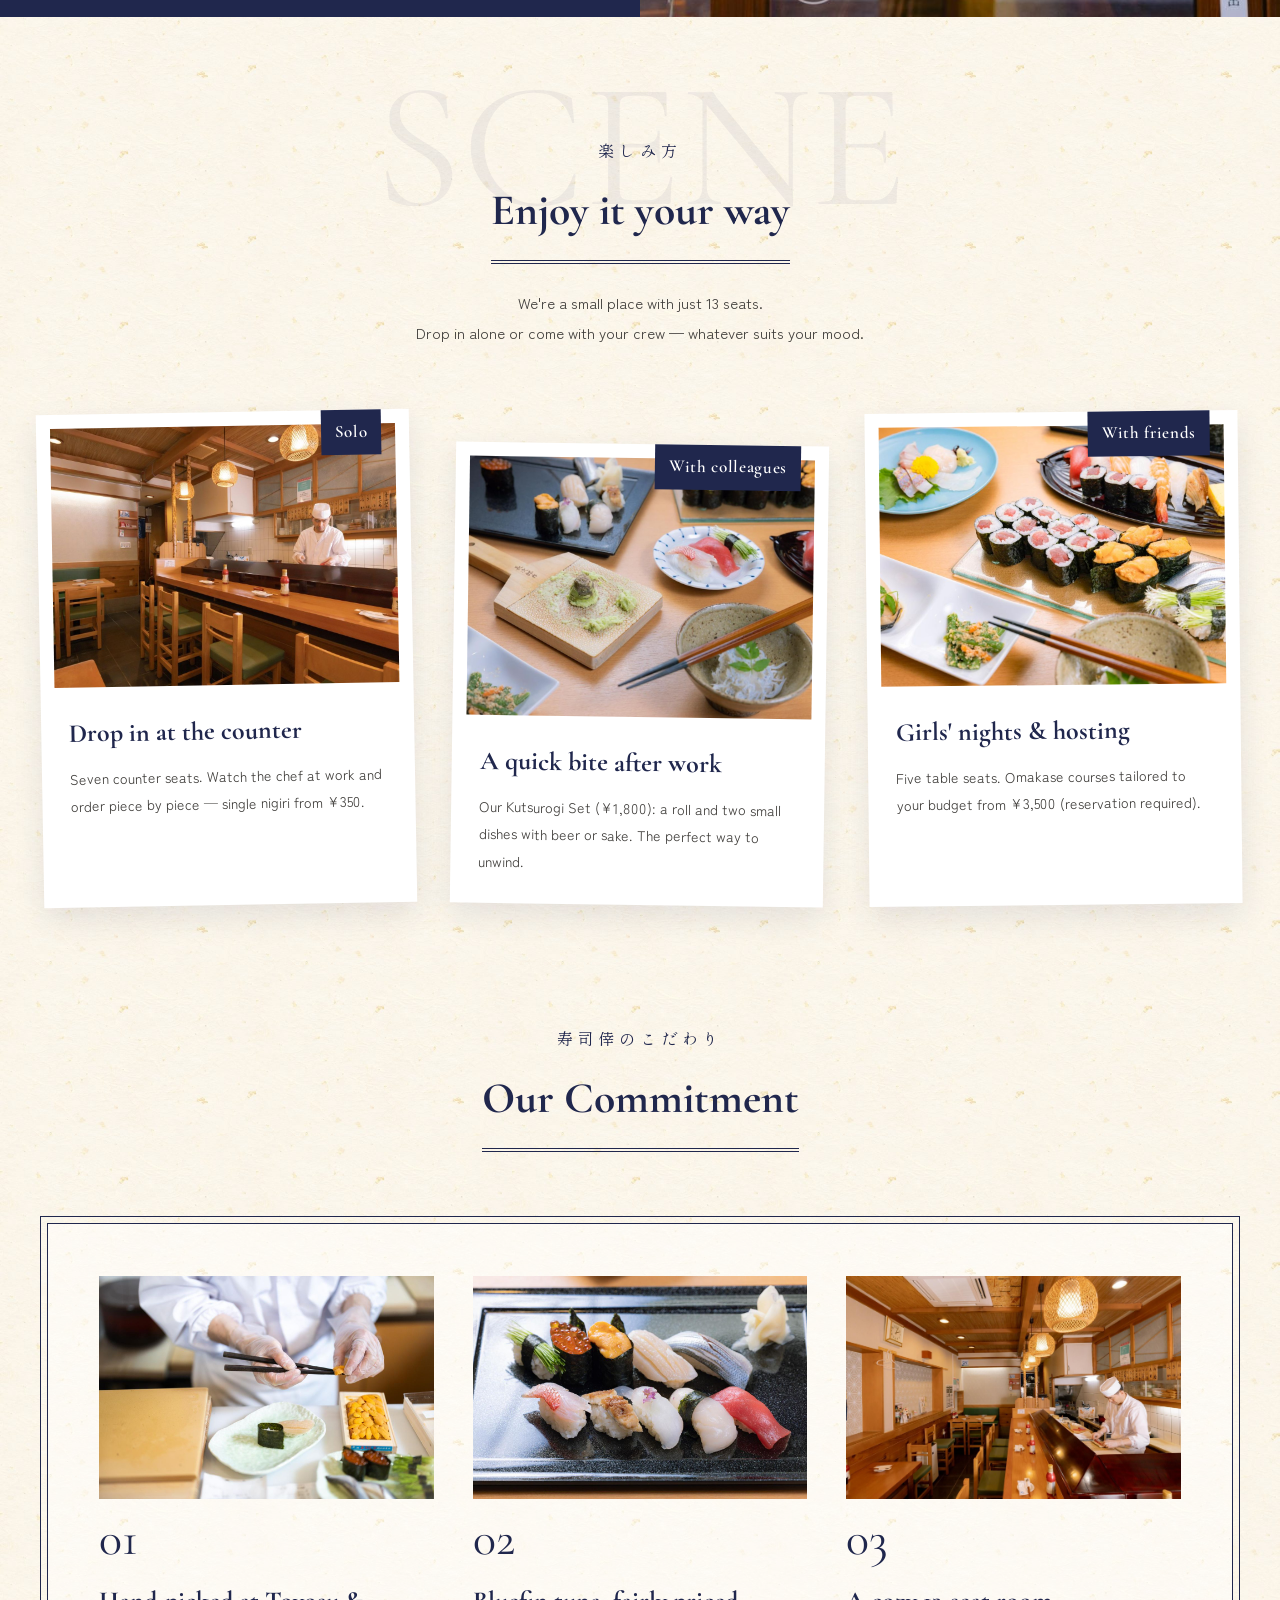
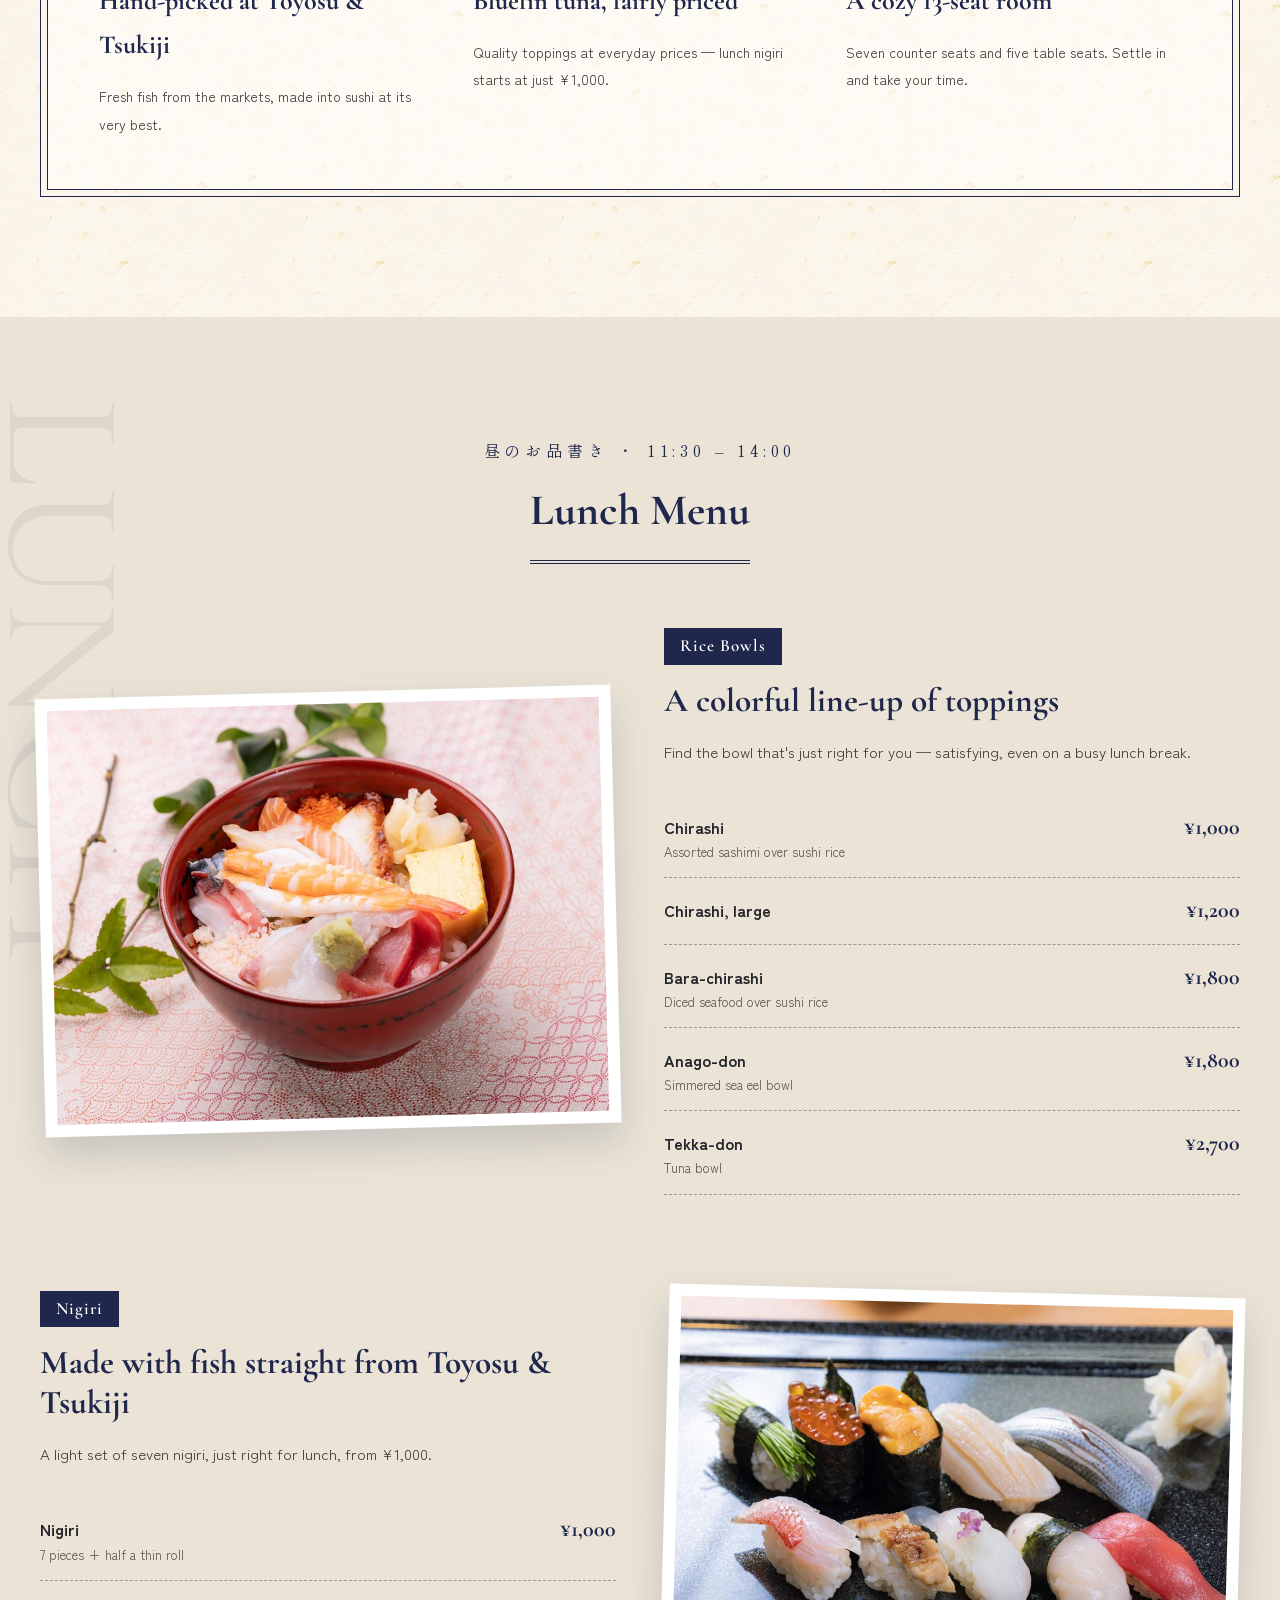
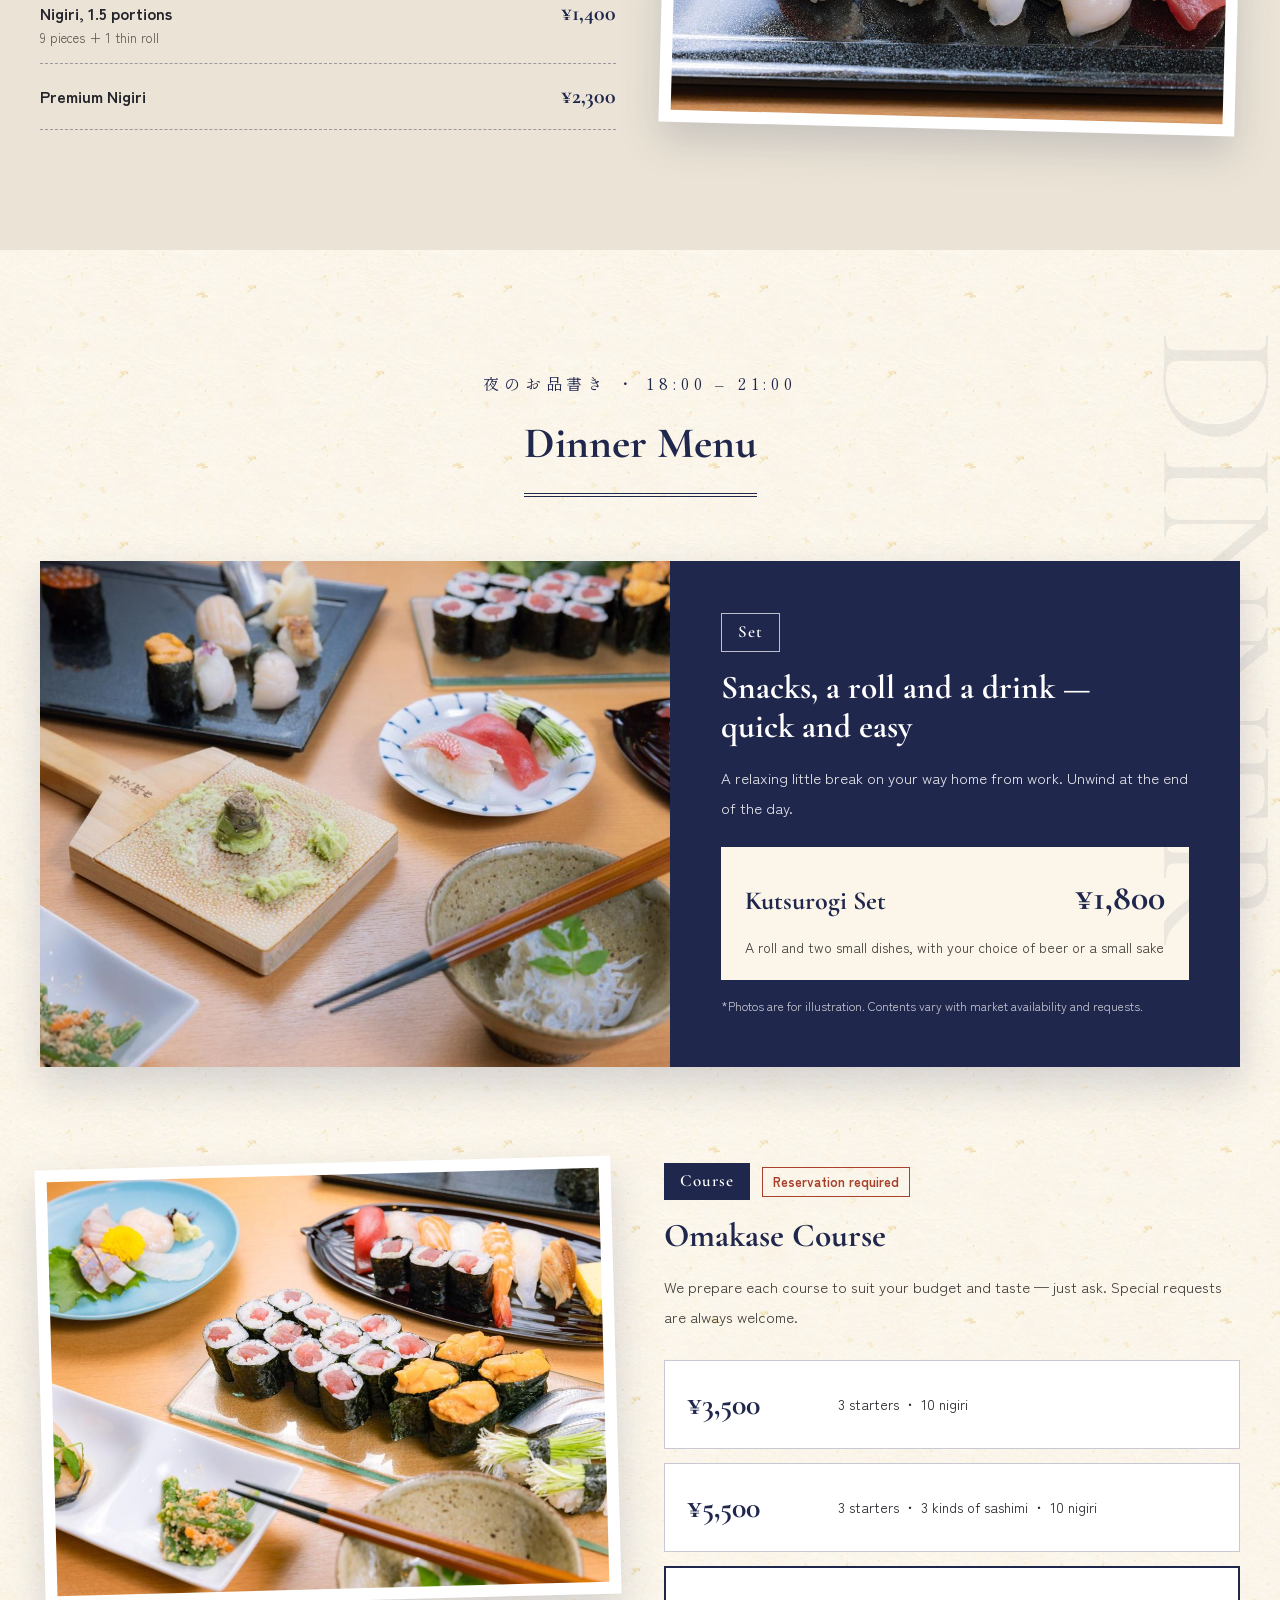
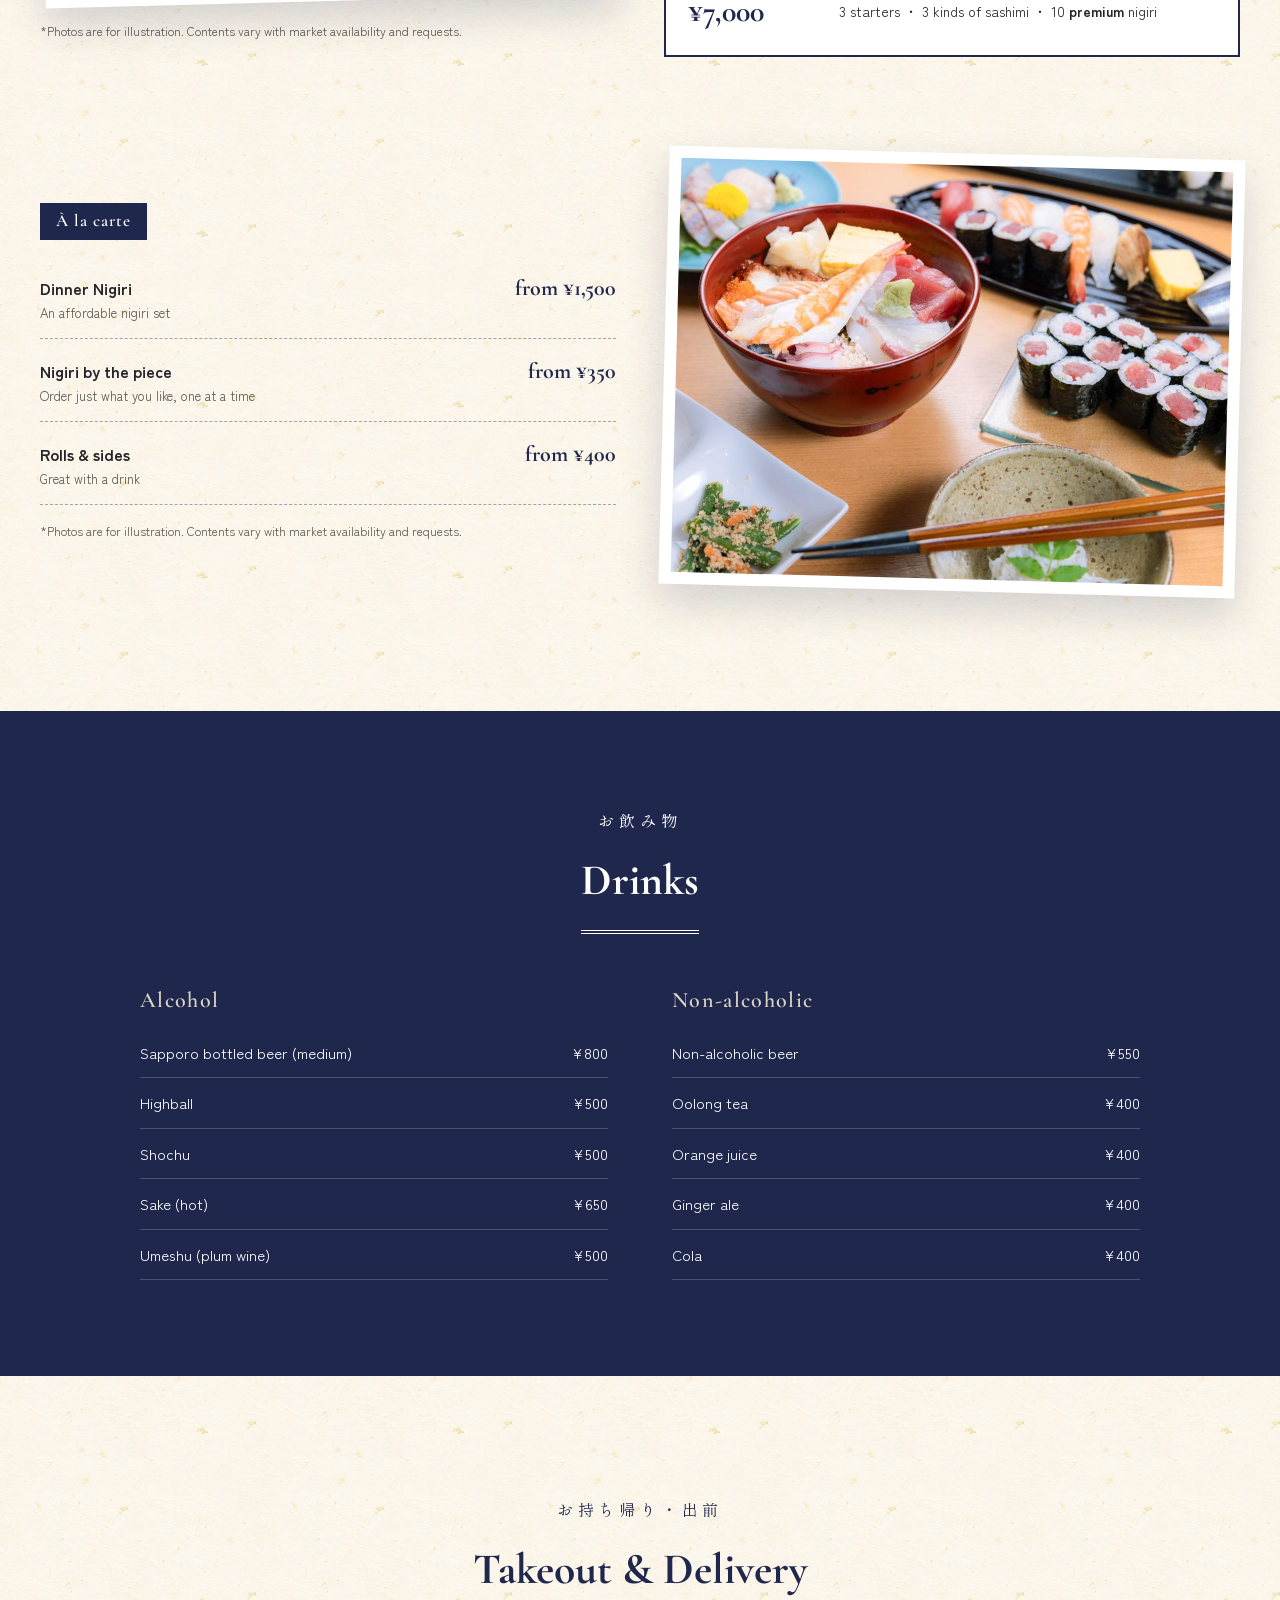
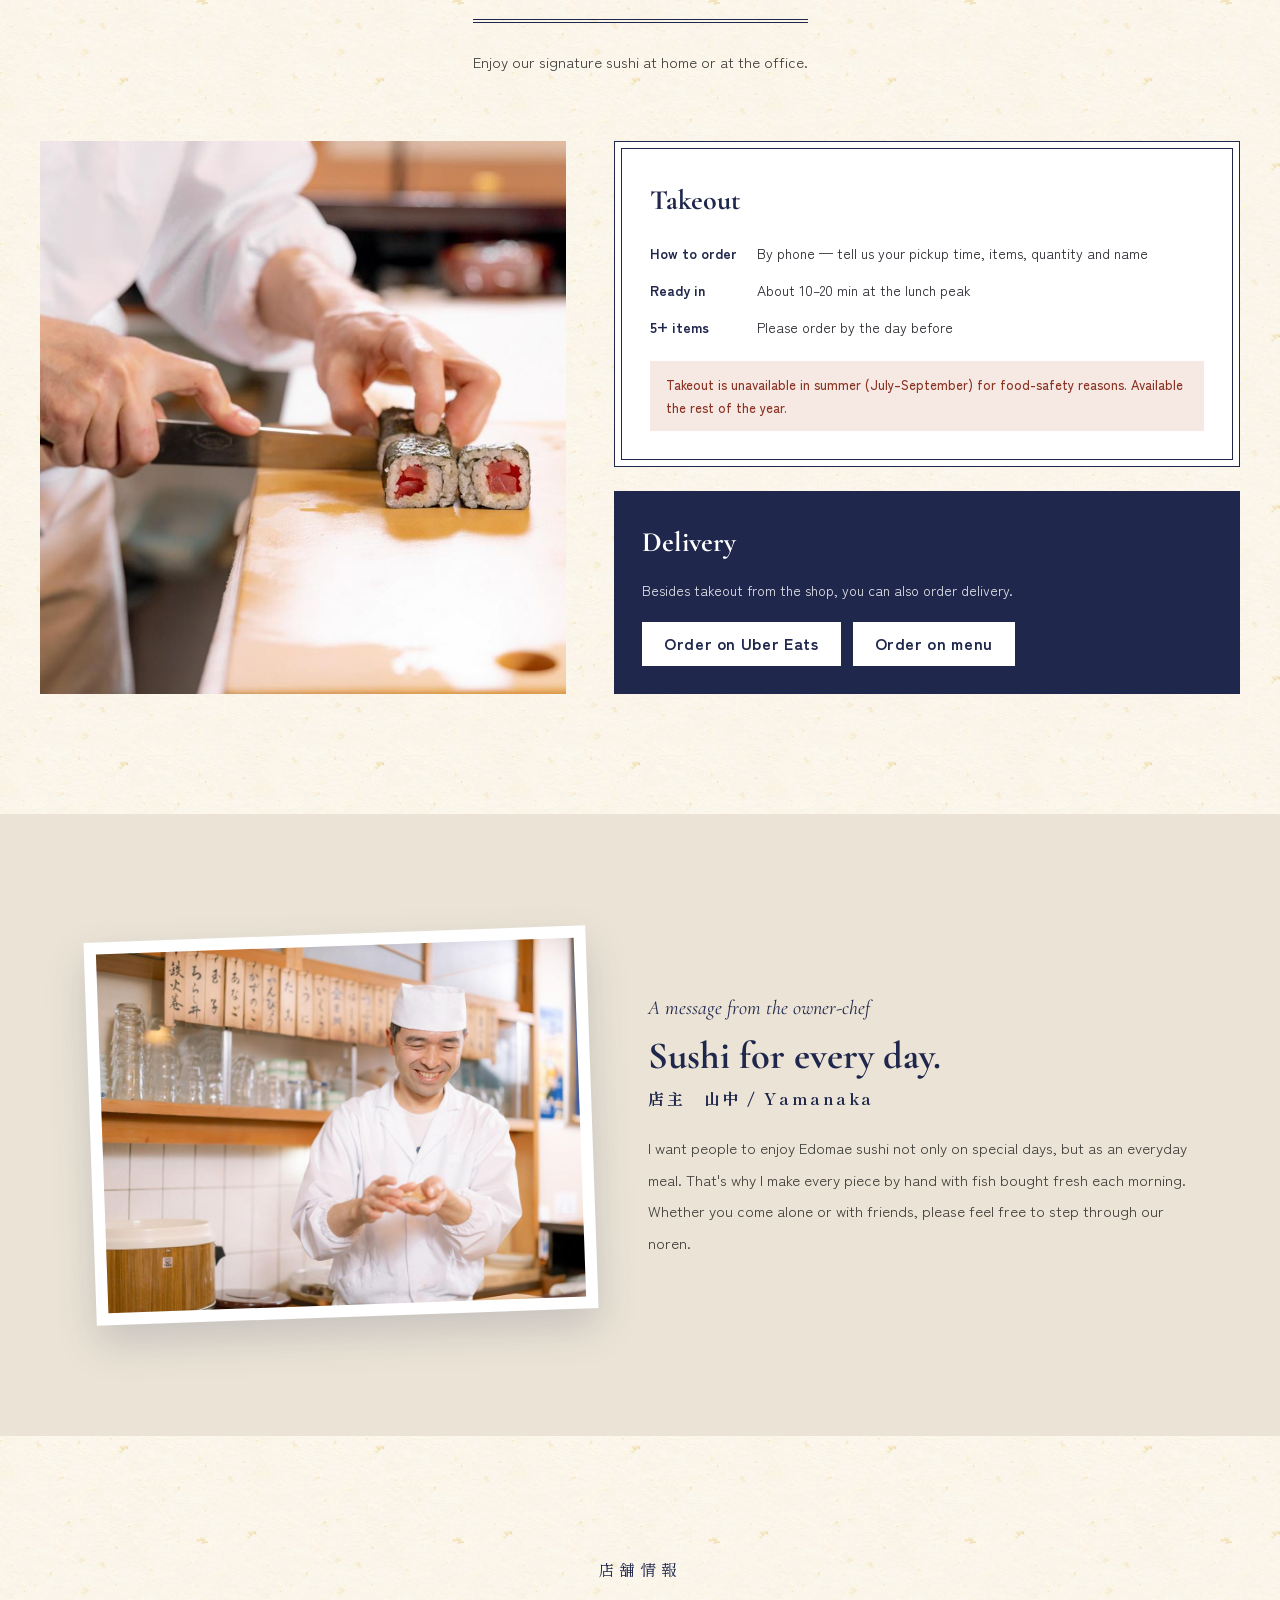
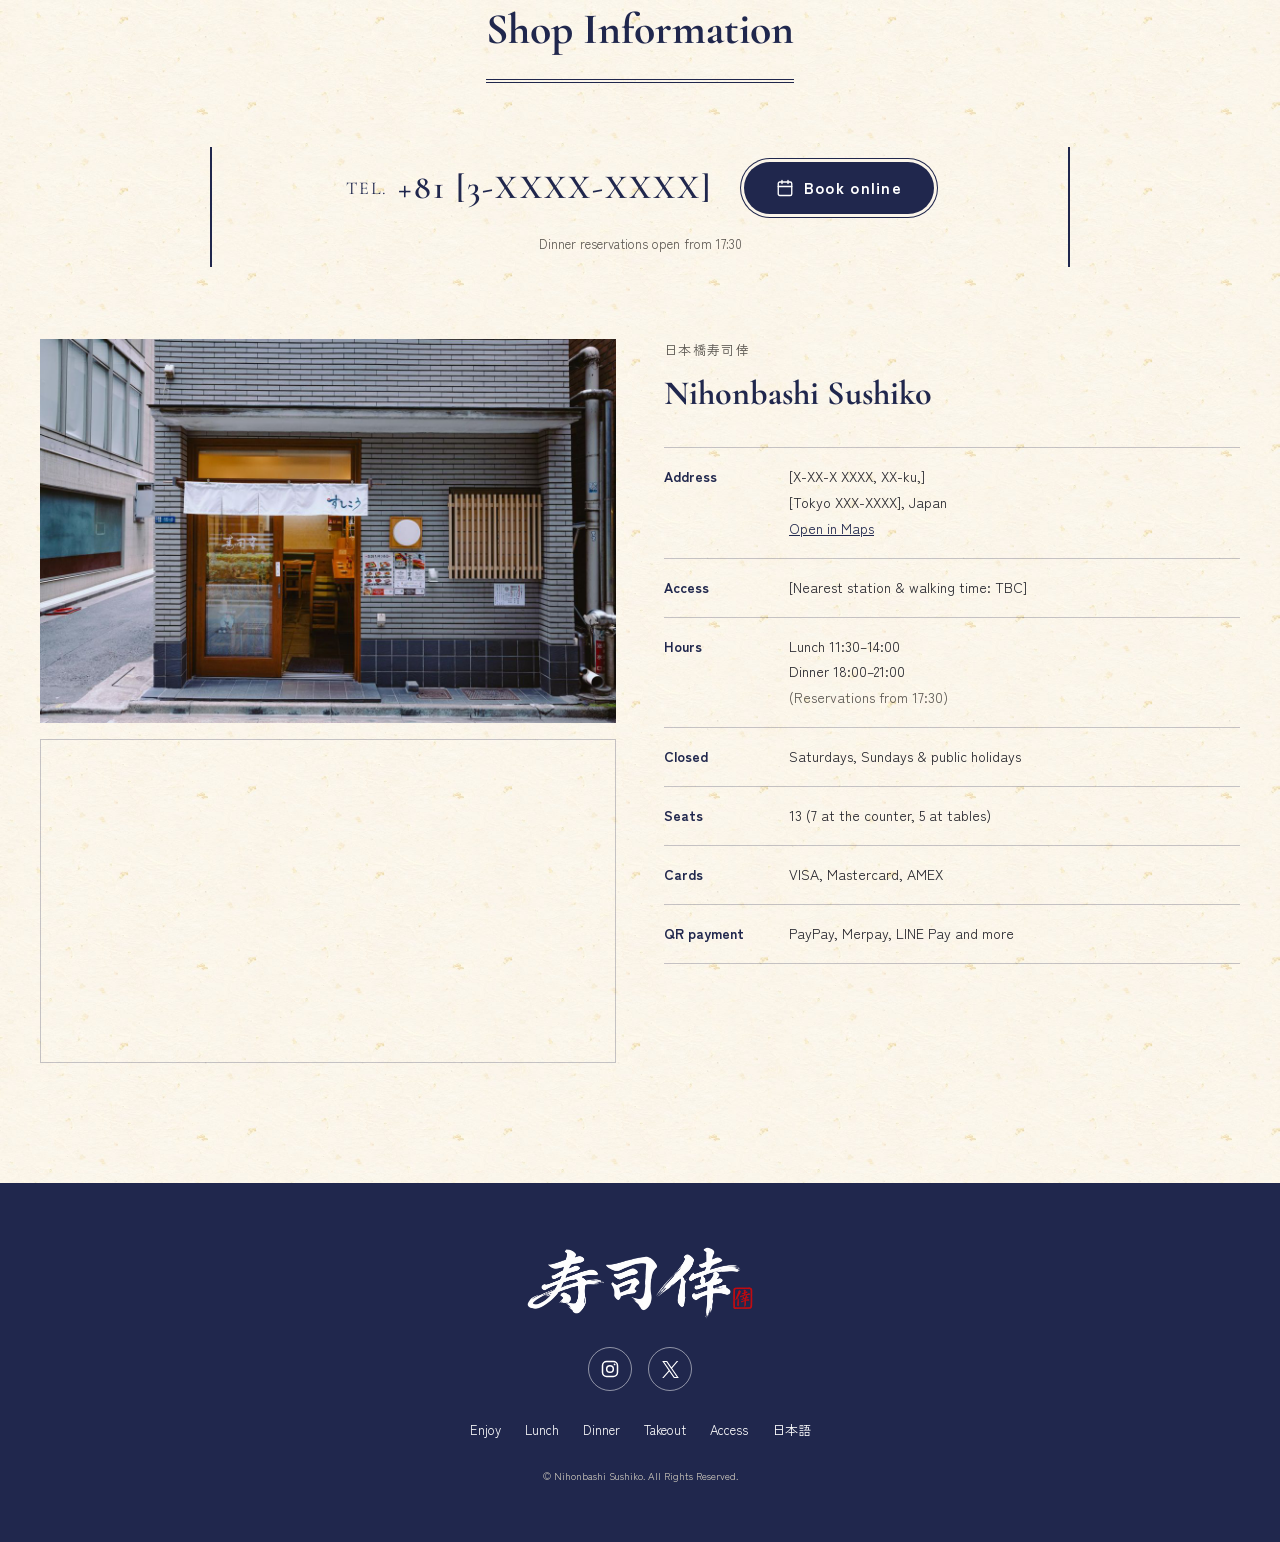
<file: en/index.html>
<!DOCTYPE html>
<html lang="en">
<head>
  <meta charset="UTF-8">
  <meta name="viewport" content="width=device-width, initial-scale=1">
  <title>Nihonbashi Sushiko | Casual Edomae Sushi in Nihonbashi, Tokyo</title>
  <meta name="description" content="Sushiko is a cozy 13-seat Edomae sushi restaurant in Nihonbashi, Tokyo. Fresh fish from Toyosu and Tsukiji at friendly prices — lunch nigiri from ¥1,000. Solo diners and groups welcome. Takeout and delivery available.">
  <meta name="format-detection" content="telephone=no">
  <meta name="theme-color" content="#20274d">

  <link rel="canonical" href="[SITE URL]/en/">
  <link rel="alternate" hreflang="ja" href="[SITE URL]/">
  <link rel="alternate" hreflang="en" href="[SITE URL]/en/">
  <link rel="alternate" hreflang="x-default" href="[SITE URL]/">

  <meta property="og:type" content="restaurant">
  <meta property="og:site_name" content="Nihonbashi Sushiko">
  <meta property="og:title" content="Nihonbashi Sushiko | Casual Edomae Sushi in Nihonbashi, Tokyo">
  <meta property="og:description" content="Fresh fish from Toyosu &amp; Tsukiji at friendly prices. Lunch nigiri from ¥1,000. A cozy 13-seat sushi bar — come solo or bring friends.">
  <meta property="og:url" content="[SITE URL]/en/">
  <meta property="og:image" content="[SITE URL]/assets/images/ogp.jpg">
  <meta property="og:locale" content="en_US">
  <meta property="og:locale:alternate" content="ja_JP">
  <meta name="twitter:card" content="summary_large_image">

  <link rel="preconnect" href="https://fonts.googleapis.com">
  <link rel="preconnect" href="https://fonts.gstatic.com" crossorigin>
  <link rel="stylesheet" href="https://fonts.googleapis.com/css2?family=Shippori+Mincho+B1:wght@500;700;800&family=Zen+Kaku+Gothic+New:wght@400;500;700&family=Cormorant+Garamond:ital,wght@0,500;0,600;0,700;1,500;1,600&display=swap">
  <link rel="stylesheet" href="../assets/css/style.css">
  <link rel="preload" as="image" href="../assets/images/interior.jpg">

  <script type="application/ld+json">
  {
    "@context": "https://schema.org",
    "@type": "Restaurant",
    "name": "Nihonbashi Sushiko",
    "alternateName": "日本橋 寿司倖",
    "servesCuisine": "Edomae sushi",
    "priceRange": "¥1,000–¥7,000",
    "telephone": "[PHONE]",
    "url": "[SITE URL]/en/",
    "image": "[SITE URL]/assets/images/ogp.jpg",
    "address": {
      "@type": "PostalAddress",
      "postalCode": "[XXX-XXXX]",
      "addressRegion": "Tokyo",
      "addressLocality": "[XX-ku]",
      "streetAddress": "[X-XX-X XXXX]",
      "addressCountry": "JP"
    },
    "openingHoursSpecification": [
      { "@type": "OpeningHoursSpecification", "dayOfWeek": ["Monday","Tuesday","Wednesday","Thursday","Friday"], "opens": "11:30", "closes": "14:00" },
      { "@type": "OpeningHoursSpecification", "dayOfWeek": ["Monday","Tuesday","Wednesday","Thursday","Friday"], "opens": "18:00", "closes": "21:00" }
    ],
    "acceptsReservations": true,
    "paymentAccepted": "Cash, Credit Card, PayPay, Merpay, LINE Pay"
  }
  </script>
</head>
<body class="lang-en">

<svg xmlns="http://www.w3.org/2000/svg" style="display:none">
  <symbol id="i-tel" viewBox="0 0 24 24"><path fill="none" stroke="currentColor" stroke-width="1.8" stroke-linecap="round" stroke-linejoin="round" d="M22 16.9v3a2 2 0 0 1-2.2 2 19.8 19.8 0 0 1-8.6-3.1 19.5 19.5 0 0 1-6-6A19.8 19.8 0 0 1 2.1 4.2 2 2 0 0 1 4.1 2h3a2 2 0 0 1 2 1.7c.1.9.4 1.8.7 2.7a2 2 0 0 1-.5 2.1L8 9.8a16 16 0 0 0 6 6l1.3-1.3a2 2 0 0 1 2.1-.4c.9.3 1.8.6 2.7.7a2 2 0 0 1 1.7 2z"/></symbol>
  <symbol id="i-cal" viewBox="0 0 24 24"><g fill="none" stroke="currentColor" stroke-width="1.8" stroke-linecap="round" stroke-linejoin="round"><rect x="3" y="4" width="18" height="18" rx="2"/><path d="M16 2v4M8 2v4M3 10h18"/></g></symbol>
  <symbol id="i-insta" viewBox="0 0 24 24"><g fill="none" stroke="currentColor" stroke-width="1.8" stroke-linecap="round" stroke-linejoin="round"><rect x="3" y="3" width="18" height="18" rx="5"/><circle cx="12" cy="12" r="4"/></g><circle cx="17.5" cy="6.5" r="1.1" fill="currentColor"/></symbol>
  <symbol id="i-x" viewBox="0 0 1200 1227"><path fill="currentColor" d="M714.163 519.284L1160.89 0H1055.03L667.137 450.887L357.328 0H0L468.492 681.821L0 1226.37H105.866L515.491 750.218L842.672 1226.37H1200L714.137 519.284H714.163ZM569.165 687.828L521.697 619.934L144.011 79.6944H306.615L611.412 515.685L658.88 583.579L1055.08 1150.3H892.476L569.165 687.854V687.828Z"/></symbol>
</svg>

<!-- ================= HEADER ================= -->
<header class="header">
  <div class="header__inner">
    <a class="header__logo" href="#top"><img src="../assets/images/logo_navy.png" alt="Nihonbashi Sushiko" width="900" height="286"></a>
    <nav class="header__nav" aria-label="Page menu">
      <a href="#scene">Enjoy</a>
      <a href="#lunch">Lunch</a>
      <a href="#dinner">Dinner</a>
      <a href="#takeout">Takeout</a>
      <a href="#info">Access</a>
    </nav>
    <div class="lang" role="group" aria-label="Language">
      <a href="../" hreflang="ja">JP</a>
      <span aria-current="page">EN</span>
    </div>
  </div>
</header>

<main>

<!-- ================= HERO ================= -->
<section id="top" class="hero hero--en">
  <div class="hero__inner">
    <div class="hero__slider" data-carousel role="region" aria-roledescription="carousel" aria-label="Photos of the restaurant and sushi">
      <div class="hero__slides">
        <img class="hero__slide is-active" src="../assets/images/interior.jpg" alt="The warm wooden interior of Sushiko, lit by paper lanterns" width="1600" height="1067" fetchpriority="high">
        <img class="hero__slide" src="../assets/images/hero-nigiri.jpg" alt="Nigiri sushi lined up on the counter" width="1600" height="1067" decoding="async">
        <img class="hero__slide hero__slide--top" src="../assets/images/hero-chef.jpg" alt="The chef smiling as he serves sushi" width="1600" height="1066" decoding="async">
      </div>
      <div class="hero__dots">
        <button class="hero__dot" type="button" aria-label="Show photo 1" aria-current="true"></button>
        <button class="hero__dot" type="button" aria-label="Show photo 2"></button>
        <button class="hero__dot" type="button" aria-label="Show photo 3"></button>
      </div>
    </div>
    <h1 class="hero__title"><span class="hero__line">Casual Edomae Sushi</span> <span class="hero__line"><em>in Nihonbashi</em></span></h1>
    <p class="hero__sub">Come solo,<br>or bring friends.</p>
  </div>
  <div class="hero__bar">
    <div class="hours">
      <span class="hours__item"><span class="hours__tag">Lunch</span>11:30 – 14:00</span>
      <span class="hours__item"><span class="hours__tag">Dinner</span>18:00 – 21:00</span>
      <span class="hours__closed">Closed Sat, Sun &amp; holidays</span>
    </div>
    <div class="hero__cta">
      <a class="btn btn--outline" href="tel:[PHONE]"><svg class="icon" aria-hidden="true"><use href="#i-tel"/></svg>Call to book</a>
      <a class="btn btn--primary" href="[RESERVATION URL]"><svg class="icon" aria-hidden="true"><use href="#i-cal"/></svg>Book online</a>
    </div>
  </div>
</section>

<!-- ================= INTRO ================= -->
<section class="intro">
  <div class="intro__text">
    <p class="intro__tag">Fresh from Toyosu &amp; Tsukiji</p>
    <h2 class="intro__title"><mark>No fuss,</mark><br>just real Edomae sushi.</h2>
    <div class="intro__body">
      <p>At Sushiko, we hand-pick fresh seafood from Toyosu and Tsukiji markets and serve top-quality toppings, including bluefin tuna, at friendly prices.</p>
      <p>Enjoy Edomae-style sushi without the formality — whether it's a business dinner, a night out with friends, or a quiet meal on your own. Relax in our cozy little dining room and take your time talking and eating.</p>
      <p>We also offer takeout and delivery, so you can enjoy our sushi at home or at the office.</p>
    </div>
  </div>
  <div class="intro__visual">
    <img src="../assets/images/noren.jpg" alt="The entrance with the Sushiko noren curtain" width="1200" height="800" loading="lazy">
    <div class="usage usage--en">
      <p class="usage__title">Perfect for…</p>
      <ul class="usage__list">
        <li>Dining solo</li>
        <li>After-work drinks</li>
        <li>Nights out with friends</li>
        <li>Business dinners</li>
        <li>Takeout</li>
      </ul>
    </div>
  </div>
</section>

<!-- ================= SCENE ================= -->
<section id="scene" class="section section--clip">
  <div class="bg-word bg-word--center" aria-hidden="true">SCENE</div>
  <div class="container">
    <div class="sec-head">
      <p class="sec-head__en" lang="ja">楽しみ方</p>
      <h2 class="sec-head__title">Enjoy it your way</h2>
      <p class="sec-head__lead">We're a small place with just 13 seats.<br>Drop in alone or come with your crew — whatever suits your mood.</p>
    </div>
    <div class="scene-grid">
      <article class="scene-card scene-card--en">
        <div class="scene-card__media">
          <img src="../assets/images/counter.jpg" alt="Counter seats facing the chef" width="1200" height="800" loading="lazy">
          <span class="scene-card__tag">Solo</span>
        </div>
        <h3 class="scene-card__title">Drop in at the counter</h3>
        <p class="scene-card__text">Seven counter seats. Watch the chef at work and order piece by piece — single nigiri from ¥350.</p>
      </article>
      <article class="scene-card scene-card--en">
        <div class="scene-card__media">
          <img src="../assets/images/set.jpg" alt="Small plates, rolls and snacks" width="1200" height="800" loading="lazy">
          <span class="scene-card__tag">With colleagues</span>
        </div>
        <h3 class="scene-card__title">A quick bite after work</h3>
        <p class="scene-card__text">Our Kutsurogi Set (¥1,800): a roll and two small dishes with beer or sake. The perfect way to unwind.</p>
      </article>
      <article class="scene-card scene-card--en">
        <div class="scene-card__media">
          <img src="../assets/images/course.jpg" alt="A table spread of nigiri and rolls" width="1200" height="800" loading="lazy">
          <span class="scene-card__tag">With friends</span>
        </div>
        <h3 class="scene-card__title">Girls' nights &amp; hosting</h3>
        <p class="scene-card__text">Five table seats. Omakase courses tailored to your budget from ¥3,500 (reservation required).</p>
      </article>
    </div>
  </div>
</section>

<!-- ================= STRENGTH ================= -->
<section class="section strength">
  <div class="sec-head">
    <p class="sec-head__en" lang="ja">寿司倖のこだわり</p>
    <h2 class="sec-head__title">Our Commitment</h2>
  </div>
  <div class="strength__frame">
    <div class="strength__grid">
      <div class="strength__item">
        <img src="../assets/images/uni.jpg" alt="The chef finishing sea urchin gunkan" width="1200" height="800" loading="lazy">
        <p class="strength__num" aria-hidden="true">01</p>
        <h3 class="strength__title">Hand-picked at Toyosu &amp; Tsukiji</h3>
        <p class="strength__text">Fresh fish from the markets, made into sushi at its very best.</p>
      </div>
      <div class="strength__item">
        <img src="../assets/images/nigiri.jpg" alt="Assorted nigiri including bluefin tuna" width="1200" height="800" loading="lazy">
        <p class="strength__num" aria-hidden="true">02</p>
        <h3 class="strength__title">Bluefin tuna, fairly priced</h3>
        <p class="strength__text">Quality toppings at everyday prices — lunch nigiri starts at just ¥1,000.</p>
      </div>
      <div class="strength__item">
        <img src="../assets/images/interior.jpg" alt="The warm wooden interior with lanterns" width="1600" height="1067" loading="lazy">
        <p class="strength__num" aria-hidden="true">03</p>
        <h3 class="strength__title">A cozy 13-seat room</h3>
        <p class="strength__text">Seven counter seats and five table seats. Settle in and take your time.</p>
      </div>
    </div>
  </div>
</section>

<!-- ================= LUNCH ================= -->
<section id="lunch" class="section section--beige section--clip">
  <div class="bg-word bg-word--left" aria-hidden="true">LUNCH</div>
  <div class="container">
    <div class="sec-head">
      <p class="sec-head__en" lang="ja">昼のお品書き ・ 11:30 – 14:00</p>
      <h2 class="sec-head__title">Lunch Menu</h2>
    </div>

    <div class="menu-block">
      <div class="menu-block__media">
        <div class="photo-frame tilt-l"><img src="../assets/images/don.jpg" alt="A colorful chirashi bowl" width="1200" height="800" loading="lazy"></div>
      </div>
      <div class="menu-block__body">
        <p class="label">Rice Bowls</p>
        <h3 class="menu-block__title">A colorful line-up of toppings</h3>
        <p class="menu-block__lead">Find the bowl that's just right for you — satisfying, even on a busy lunch break.</p>
        <dl class="price-list">
          <div class="price-list__row"><dt>Chirashi<small>Assorted sashimi over sushi rice</small></dt><dd>¥1,000</dd></div>
          <div class="price-list__row"><dt>Chirashi, large</dt><dd>¥1,200</dd></div>
          <div class="price-list__row"><dt>Bara-chirashi<small>Diced seafood over sushi rice</small></dt><dd>¥1,800</dd></div>
          <div class="price-list__row"><dt>Anago-don<small>Simmered sea eel bowl</small></dt><dd>¥1,800</dd></div>
          <div class="price-list__row"><dt>Tekka-don<small>Tuna bowl</small></dt><dd>¥2,700</dd></div>
        </dl>
      </div>
    </div>

    <div class="menu-block menu-block--reverse">
      <div class="menu-block__media">
        <div class="photo-frame tilt-r"><img src="../assets/images/nigiri.jpg" alt="Nigiri sushi on a black plate" width="1200" height="800" loading="lazy"></div>
      </div>
      <div class="menu-block__body">
        <p class="label">Nigiri</p>
        <h3 class="menu-block__title">Made with fish straight from Toyosu &amp; Tsukiji</h3>
        <p class="menu-block__lead">A light set of seven nigiri, just right for lunch, from ¥1,000.</p>
        <dl class="price-list">
          <div class="price-list__row"><dt>Nigiri<small>7 pieces + half a thin roll</small></dt><dd>¥1,000</dd></div>
          <div class="price-list__row"><dt>Nigiri, 1.5 portions<small>9 pieces + 1 thin roll</small></dt><dd>¥1,400</dd></div>
          <div class="price-list__row"><dt>Premium Nigiri</dt><dd>¥2,300</dd></div>
        </dl>
      </div>
    </div>
  </div>
</section>

<!-- ================= DINNER ================= -->
<section id="dinner" class="section section--clip">
  <div class="bg-word bg-word--right" aria-hidden="true">DINNER</div>
  <div class="container">
    <div class="sec-head">
      <p class="sec-head__en" lang="ja">夜のお品書き ・ 18:00 – 21:00</p>
      <h2 class="sec-head__title">Dinner Menu</h2>
    </div>

    <div class="feature">
      <div class="feature__media">
        <img src="../assets/images/set.jpg" alt="A set of rolls, small dishes and snacks" width="1200" height="800" loading="lazy">
      </div>
      <div class="feature__body">
        <p class="label label--outline">Set</p>
        <h3 class="feature__title">Snacks, a roll and a drink —<br>quick and easy</h3>
        <p class="feature__lead">A relaxing little break on your way home from work. Unwind at the end of the day.</p>
        <div class="feature__price">
          <div class="feature__price-row">
            <span class="feature__price-name">Kutsurogi Set</span>
            <span class="feature__price-num">¥1,800</span>
          </div>
          <p class="feature__price-desc">A roll and two small dishes, with your choice of beer or a small sake</p>
        </div>
        <p class="note">*Photos are for illustration. Contents vary with market availability and requests.</p>
      </div>
    </div>

    <div class="menu-block menu-block--top">
      <div class="menu-block__media">
        <div class="photo-frame tilt-l"><img src="../assets/images/course.jpg" alt="Omakase course with sashimi, nigiri and rolls" width="1200" height="800" loading="lazy"></div>
        <p class="note">*Photos are for illustration. Contents vary with market availability and requests.</p>
      </div>
      <div class="menu-block__body">
        <div class="label-row">
          <p class="label">Course</p>
          <span class="badge-reserve">Reservation required</span>
        </div>
        <h3 class="menu-block__title">Omakase Course</h3>
        <p class="menu-block__lead">We prepare each course to suit your budget and taste — just ask. Special requests are always welcome.</p>
        <div class="course-list">
          <div class="course"><span class="course__price">¥3,500</span><span class="course__desc">3 starters ・ 10 nigiri</span></div>
          <div class="course"><span class="course__price">¥5,500</span><span class="course__desc">3 starters ・ 3 kinds of sashimi ・ 10 nigiri</span></div>
          <div class="course course--strong"><span class="course__price">¥7,000</span><span class="course__desc">3 starters ・ 3 kinds of sashimi ・ 10 <strong>premium</strong> nigiri</span></div>
        </div>
      </div>
    </div>

    <div class="menu-block menu-block--reverse">
      <div class="menu-block__media">
        <div class="photo-frame tilt-r"><img src="../assets/images/other.jpg" alt="Chirashi, tuna rolls and small dishes" width="1200" height="800" loading="lazy"></div>
      </div>
      <div class="menu-block__body">
        <p class="label">À la carte</p>
        <dl class="price-list" style="margin-top: 16px">
          <div class="price-list__row"><dt>Dinner Nigiri<small>An affordable nigiri set</small></dt><dd>from ¥1,500</dd></div>
          <div class="price-list__row"><dt>Nigiri by the piece<small>Order just what you like, one at a time</small></dt><dd>from ¥350</dd></div>
          <div class="price-list__row"><dt>Rolls &amp; sides<small>Great with a drink</small></dt><dd>from ¥400</dd></div>
        </dl>
        <p class="note">*Photos are for illustration. Contents vary with market availability and requests.</p>
      </div>
    </div>
  </div>
</section>

<!-- ================= DRINKS ================= -->
<section class="section section--navy">
  <div class="drinks">
    <div class="sec-head">
      <p class="sec-head__en" lang="ja">お飲み物</p>
      <h2 class="sec-head__title">Drinks</h2>
    </div>
    <div class="drinks__grid">
      <div>
        <h3 class="drinks__title">Alcohol</h3>
        <dl class="drinks__list">
          <div><dt>Sapporo bottled beer (medium)</dt><dd>¥800</dd></div>
          <div><dt>Highball</dt><dd>¥500</dd></div>
          <div><dt>Shochu</dt><dd>¥500</dd></div>
          <div><dt>Sake (hot)</dt><dd>¥650</dd></div>
          <div><dt>Umeshu (plum wine)</dt><dd>¥500</dd></div>
        </dl>
      </div>
      <div>
        <h3 class="drinks__title">Non-alcoholic</h3>
        <dl class="drinks__list">
          <div><dt>Non-alcoholic beer</dt><dd>¥550</dd></div>
          <div><dt>Oolong tea</dt><dd>¥400</dd></div>
          <div><dt>Orange juice</dt><dd>¥400</dd></div>
          <div><dt>Ginger ale</dt><dd>¥400</dd></div>
          <div><dt>Cola</dt><dd>¥400</dd></div>
        </dl>
      </div>
    </div>
  </div>
</section>

<!-- ================= TAKEOUT ================= -->
<section id="takeout" class="section">
  <div class="container">
    <div class="sec-head">
      <p class="sec-head__en" lang="ja">お持ち帰り・出前</p>
      <h2 class="sec-head__title">Takeout &amp; Delivery</h2>
      <p class="sec-head__lead">Enjoy our signature sushi at home or at the office.</p>
    </div>
    <div class="takeout">
      <div class="takeout__media">
        <img src="../assets/images/takeout.jpg" alt="The chef slicing a tuna roll" width="1200" height="800" loading="lazy">
      </div>
      <div class="takeout__body">
        <div class="box-double">
          <div class="box-double__inner">
            <h3 class="box-title">Takeout</h3>
            <dl class="def-grid">
              <dt>How to order</dt><dd>By phone — tell us your pickup time, items, quantity and name</dd>
              <dt>Ready in</dt><dd>About 10–20 min at the lunch peak</dd>
              <dt>5+ items</dt><dd>Please order by the day before</dd>
            </dl>
            <p class="alert">Takeout is unavailable in summer (July–September) for food-safety reasons. Available the rest of the year.</p>
          </div>
        </div>
        <div class="delivery">
          <h3 class="box-title">Delivery</h3>
          <p>Besides takeout from the shop, you can also order delivery.</p>
          <div class="delivery__btns">
            <a class="btn btn--white" href="[Uber Eats URL]" target="_blank" rel="noopener">Order on Uber Eats</a>
            <a class="btn btn--white" href="[menu URL]" target="_blank" rel="noopener">Order on menu</a>
          </div>
        </div>
      </div>
    </div>
  </div>
</section>

<!-- ================= OWNER ================= -->
<section class="section section--beige">
  <div class="owner">
    <div class="owner__media">
      <div class="photo-frame"><img src="../assets/images/owner.jpg" alt="Owner-chef Yamanaka smiling as he makes sushi" width="1200" height="800" loading="lazy"></div>
    </div>
    <div class="owner__body">
      <div>
        <p class="owner__en">A message from the owner-chef</p>
        <h2 class="owner__title">Sushi for every day.</h2>
        <p class="owner__name-en">店主　山中 / Yamanaka</p>
        <p class="owner__text">I want people to enjoy Edomae sushi not only on special days, but as an everyday meal. That's why I make every piece by hand with fish bought fresh each morning. Whether you come alone or with friends, please feel free to step through our noren.</p>
      </div>
    </div>
  </div>
</section>

<!-- ================= INFO ================= -->
<section id="info" class="section">
  <div class="container">
    <div class="sec-head">
      <p class="sec-head__en" lang="ja">店舗情報</p>
      <h2 class="sec-head__title">Shop Information</h2>
    </div>
    <div class="cta-box">
      <a class="cta-box__tel" href="tel:[PHONE]"><span>TEL.</span><strong>+81 [3-XXXX-XXXX]</strong></a>
      <a class="btn btn--primary btn--pill" href="[RESERVATION URL]"><svg class="icon" aria-hidden="true"><use href="#i-cal"/></svg>Book online</a>
      <p class="cta-box__note">Dinner reservations open from 17:30</p>
    </div>
    <div class="info">
      <div class="info__media">
        <img src="../assets/images/exterior.jpg" alt="Exterior of Nihonbashi Sushiko" width="1200" height="800" loading="lazy">
        <div class="info__map">
          <iframe src="https://www.google.com/maps/embed?pb=!1m14!1m12!1m3!1d9166.27999882452!2d139.77234920619404!3d35.682680333032145!2m3!1f0!2f0!3f0!3m2!1i1024!2i768!4f13.1!5e0!3m2!1sen!2sjp!4v1793507976067!5m2!1sen!2sjp" width="600" height="450" style="border:0;" allowfullscreen="" loading="lazy" referrerpolicy="strict-origin-when-cross-origin" title="Map to Nihonbashi Sushiko"></iframe>
        </div>
      </div>
      <div class="info__body">
        <p class="info__kana" lang="ja">日本橋寿司倖</p>
        <p class="info__name">Nihonbashi Sushiko</p>
        <dl class="info-table">
          <div><dt>Address</dt><dd>[X-XX-X XXXX, XX-ku,]<br>[Tokyo XXX-XXXX], Japan<br><a href="[Google Maps URL]" target="_blank" rel="noopener">Open in Maps</a></dd></div>
          <div><dt>Access</dt><dd>[Nearest station &amp; walking time: TBC]</dd></div>
          <div><dt>Hours</dt><dd>Lunch 11:30–14:00<br>Dinner 18:00–21:00<br><span class="sub">(Reservations from 17:30)</span></dd></div>
          <div><dt>Closed</dt><dd>Saturdays, Sundays &amp; public holidays</dd></div>
          <div><dt>Seats</dt><dd>13 (7 at the counter, 5 at tables)</dd></div>
          <div><dt>Cards</dt><dd>VISA, Mastercard, AMEX</dd></div>
          <div><dt>QR payment</dt><dd>PayPay, Merpay, LINE Pay and more</dd></div>
        </dl>
      </div>
    </div>
  </div>
</section>

</main>

<!-- ================= FOOTER ================= -->
<footer class="footer">
  <img class="footer__logo" src="../assets/images/logo_white.png" alt="Nihonbashi Sushiko" width="900" height="286" loading="lazy">
  <div class="footer__sns">
    <a href="[Instagram URL]" target="_blank" rel="noopener" aria-label="Instagram"><svg width="20" height="20" aria-hidden="true"><use href="#i-insta"/></svg></a>
    <a href="[X URL]" target="_blank" rel="noopener" aria-label="X"><svg width="17" height="17" aria-hidden="true"><use href="#i-x"/></svg></a>
  </div>
  <nav class="footer__nav" aria-label="Footer menu">
    <a href="#scene">Enjoy</a>
    <a href="#lunch">Lunch</a>
    <a href="#dinner">Dinner</a>
    <a href="#takeout">Takeout</a>
    <a href="#info">Access</a>
    <a href="../" hreflang="ja" lang="ja">日本語</a>
  </nav>
  <p class="footer__copy"><small>© Nihonbashi Sushiko. All Rights Reserved.</small></p>
</footer>

<div class="sp-cta">
  <a class="sp-cta__tel" href="tel:[PHONE]"><svg class="icon" aria-hidden="true"><use href="#i-tel"/></svg>Call</a>
  <a class="sp-cta__web" href="[RESERVATION URL]"><svg class="icon" aria-hidden="true"><use href="#i-cal"/></svg>Book online</a>
</div>

<script src="../assets/js/main.js" defer></script>
</body>
</html>
</file>
<file: assets/css/style.css>
@charset "UTF-8";
/* =========================================================
   日本橋 寿司倖 LP
   ========================================================= */

:root {
  --navy: #20274d;
  --navy-hover: #3b4680;
  --paper: #fbf5ea; /* 和紙テクスチャの平均色 */
  --paper-2: #ebe4d6;
  --ink: #24242b;
  --text-2: #3f3d3a;
  --muted: #5a5650;
  --beige: #d9d3c4;
  --red: #a8402c;
  --red-bg: #f6e9e4;
  --red-text: #8a3322;
  --line: rgba(32, 39, 77, 0.25);
  --line-dash: rgba(32, 39, 77, 0.4);

  --font-sans: "Zen Kaku Gothic New", "Hiragino Sans", "Yu Gothic", sans-serif;
  --font-mincho: "Shippori Mincho B1", "Hiragino Mincho ProN", "Yu Mincho", serif;
  --font-latin: "Cormorant Garamond", "Times New Roman", serif;

  --header-h: 77px;
  --container: 1200px;
}

/* ---------- reset / base ---------- */
*, *::before, *::after { box-sizing: border-box; }
html { scroll-behavior: smooth; scroll-padding-top: var(--header-h); -webkit-text-size-adjust: 100%; }
body {
  margin: 0;
  font-family: var(--font-sans);
  color: var(--ink);
  background-color: var(--paper);
  background-image: url("../images/washi.jpg"); /* 継ぎ目なしでリピートできるよう加工済み */
  background-repeat: repeat;
  background-size: 256px auto;
  line-height: 1.7;
}
img { display: block; max-width: 100%; height: auto; }
a { color: var(--navy); }
a:hover { color: var(--navy-hover); }
h1, h2, h3, p, ul, dl, dd { margin: 0; }
ul { padding: 0; list-style: none; }
:focus-visible { outline: 2px solid var(--navy); outline-offset: 3px; }

.container { max-width: var(--container); margin: 0 auto; }
.sp-only { display: none; }
.visually-hidden {
  position: absolute; width: 1px; height: 1px; margin: -1px; padding: 0;
  overflow: hidden; clip: rect(0 0 0 0); white-space: nowrap; border: 0;
}

/* ---------- common parts ---------- */
.section { position: relative; padding: 120px 24px; }
.section--beige { background: var(--paper-2); }
.section--navy { background: var(--navy); color: #fff; padding: 96px 24px; }
.section--clip { overflow: hidden; }

.sec-head { text-align: center; margin-bottom: 64px; position: relative; }
.sec-head__en {
  margin-bottom: 10px;
  font-family: var(--font-latin); font-style: italic; font-size: 20px;
  letter-spacing: 0.2em; color: var(--navy);
}
.sec-head__title {
  display: inline-block; padding-bottom: 14px; border-bottom: 4px double var(--navy);
  font-family: var(--font-mincho); font-weight: 800;
  font-size: clamp(28px, 3vw, 40px); letter-spacing: 0.1em; color: var(--navy);
}
.sec-head__lead { max-width: 36em; margin: 24px auto 0; font-size: 15px; line-height: 2; color: var(--text-2); }
.section--navy .sec-head__en,
.section--navy .sec-head__title { color: #fff; border-color: #fff; }

.bg-word {
  position: absolute; pointer-events: none; user-select: none;
  font-family: var(--font-latin); line-height: 1; color: rgba(32, 39, 77, 0.07);
}
.bg-word--center { left: 50%; top: 40px; transform: translateX(-50%); font-size: clamp(90px, 14vw, 200px); white-space: nowrap; color: rgba(32, 39, 77, 0.06); }
.bg-word--left  { left: -20px; top: 80px; writing-mode: vertical-rl; font-size: clamp(100px, 13vw, 200px); }
.bg-word--right { right: -20px; top: 80px; writing-mode: vertical-rl; font-size: clamp(100px, 13vw, 200px); }

.label {
  display: inline-block; padding: 4px 16px; background: var(--navy); color: #fff;
  font-family: var(--font-mincho); font-weight: 700; letter-spacing: 0.14em;
}
.label--outline { background: transparent; border: 1px solid rgba(255, 255, 255, 0.7); }
.badge-reserve { display: inline-block; padding: 3px 10px; border: 1px solid var(--red); color: var(--red); font-size: 13px; font-weight: 700; }

.photo-frame { background: #fff; padding: 12px; box-shadow: 0 18px 40px rgba(32, 39, 77, 0.18); }
.photo-frame img { width: 100%; aspect-ratio: 4 / 3; object-fit: cover; }
.tilt-l { transform: rotate(-1.5deg); }
.tilt-r { transform: rotate(1.5deg); }

.note { font-size: 12px; color: var(--muted); }

.icon { width: 18px; height: 18px; flex: none; }

/* buttons */
.btn {
  display: inline-flex; align-items: center; justify-content: center; gap: 10px;
  min-height: 52px; padding: 0 28px; text-decoration: none; font-weight: 700; letter-spacing: 0.08em;
  transition: background-color .2s, color .2s, opacity .2s;
}
.btn--primary { background: var(--navy); color: #fff; }
.btn--primary:hover { background: var(--navy-hover); color: #fff; }
.btn--outline { background: #fff; color: var(--navy); border: 1.5px solid var(--navy); }
.btn--outline:hover { background: var(--navy); color: #fff; }
.btn--pill { border-radius: 999px; padding: 0 32px; box-shadow: 0 0 0 3px var(--paper), 0 0 0 4px var(--navy); }
.btn--white { min-height: 44px; padding: 0 22px; background: #fff; color: var(--navy); letter-spacing: 0.04em; }
.btn--white:hover { opacity: .85; color: var(--navy); }

/* price list */
.price-list { font-size: 16px; }
.price-list__row { display: flex; align-items: baseline; gap: 12px; padding: 14px 0; border-bottom: 1px dashed var(--line-dash); }
.price-list__row dt { font-weight: 700; }
.price-list__row dt small { display: block; font-weight: 400; font-size: 13px; color: var(--muted); }
.price-list__row dd { margin-left: auto; white-space: nowrap; font-family: var(--font-mincho); font-weight: 700; font-size: 20px; color: var(--navy); }

/* =========================================================
   header
   ========================================================= */
.header {
  position: sticky; top: 0; z-index: 50;
  background: rgba(251, 245, 234, 0.94);
  -webkit-backdrop-filter: blur(6px); backdrop-filter: blur(6px);
  border-bottom: 1px solid rgba(32, 39, 77, 0.18);
}
.header__inner { max-width: 1240px; margin: 0 auto; padding: 12px 24px; display: flex; align-items: center; gap: 24px; }
.header__logo img { height: 52px; width: auto; }
.header__nav { display: flex; gap: 28px; margin-left: auto; font-size: 14px; font-weight: 500; letter-spacing: 0.08em; }
.header__nav a { text-decoration: none; padding: 8px 0; }
.header__nav a:hover { text-decoration: underline; text-underline-offset: 6px; }

.lang { display: flex; border: 1px solid var(--navy); border-radius: 999px; overflow: hidden; font-size: 13px; font-weight: 700; }
.lang > * { padding: 8px 14px; text-decoration: none; color: var(--navy); }
.lang [aria-current="page"] { background: var(--navy); color: #fff; }

/* =========================================================
   hero
   ========================================================= */
.hero { position: relative; overflow: hidden; padding: 48px 24px 0; }
.hero__inner { position: relative; max-width: 1320px; margin: 0 auto; padding-top: 40px; }
/* carousel */
.hero__slider { position: relative; width: 82%; margin: 0 auto; }
.hero__slides {
  position: relative; height: clamp(460px, 68vh, 760px); overflow: hidden;
  border-radius: 50% 50% 0 0 / 34% 34% 0 0; background: var(--paper-2);
  touch-action: pan-y;
}
.hero__slide {
  position: absolute; inset: 0; width: 100%; height: 100%; object-fit: cover;
  opacity: 0; transform: scale(1.06);
  transition: opacity 1.2s ease, transform 6.5s ease-out;
}
.hero__slide.is-active { opacity: 1; transform: scale(1); }
.hero__slide--top { object-position: 50% 0; transform-origin: 50% 0; }
.hero__dots { display: flex; justify-content: center; gap: 4px; margin-top: 14px; }
.hero__dot {
  width: 28px; height: 28px; padding: 0; border: 0; background: none; cursor: pointer;
  display: flex; align-items: center; justify-content: center;
}
.hero__dot::before {
  content: ""; width: 10px; height: 10px; border-radius: 50%;
  border: 1px solid var(--navy); background: transparent; transition: background-color .3s, transform .3s;
}
.hero__dot[aria-current="true"]::before { background: var(--navy); transform: scale(1.15); }
/* 読み込み時のアニメーション：写真はフェードイン、文字は上から現れる */
@keyframes hero-fade {
  from { opacity: 0; }
  to   { opacity: 1; }
}
@keyframes hero-text-in {
  from { opacity: 0; transform: translateY(-28px); clip-path: inset(-40px -40px 100% -40px); }
  to   { opacity: 1; transform: none;              clip-path: inset(-40px -40px -40px -40px); }
}
/* 順番：写真 → サブコピー → 1秒後に「日本橋の、」→「気軽な江戸前寿司」→ 営業時間 */
.hero__slider { animation: hero-fade 1.6s ease 0.1s both; }
.hero__sub    { animation: hero-text-in 1.4s cubic-bezier(.2, .7, .2, 1) 0.6s both; }
.hero__line   { display: block; animation: hero-text-in 1.4s cubic-bezier(.2, .7, .2, 1) 1.6s both; }
.hero__line + .hero__line { animation-delay: 2.1s; }
.hero__bar    { animation: hero-fade 1s ease 2.8s both; }

@media (prefers-reduced-motion: reduce) {
  .hero__slide { transition: opacity .4s; transform: none; }
  .hero__slide.is-active { transform: none; }
  .hero__slider, .hero__line, .hero__sub, .hero__bar { animation: none; }
}
.hero__title {
  position: absolute; left: 0; top: 0;
  writing-mode: vertical-rl;
  font-family: var(--font-mincho); font-weight: 800;
  font-size: clamp(34px, 4.6vw, 68px); line-height: 1.5; letter-spacing: 0.16em; color: var(--navy);
  /* 写真と重なっても読めるよう、生成り色の光彩をつける */
  text-shadow:
    0 0 2px var(--paper),
    0 0 4px var(--paper),
    0 0 8px var(--paper),
    0 0 16px rgba(251, 245, 234, 0.95),
    0 0 28px rgba(251, 245, 234, 0.85);
}
.hero__sub {
  position: absolute; right: 0; top: 0;
  writing-mode: vertical-rl;
  font-family: var(--font-mincho); font-weight: 700;
  font-size: clamp(20px, 2.2vw, 32px); letter-spacing: 0.3em; color: var(--navy);
}
.hero__bar { display: flex; flex-wrap: wrap; gap: 16px 32px; align-items: center; justify-content: center; padding: 32px 0 56px; }
.hours { display: flex; flex-wrap: wrap; gap: 8px 20px; align-items: center; font-size: 15px; font-weight: 500; letter-spacing: 0.06em; }
.hours__item { display: flex; align-items: center; gap: 8px; }
.hours__tag { background: var(--navy); color: #fff; padding: 2px 10px; font-size: 13px; }
.hours__closed { color: var(--muted); font-size: 14px; }
.hero__cta { display: flex; flex-wrap: wrap; gap: 12px; }

/* EN hero: horizontal copy */
.hero--en .hero__title {
  writing-mode: horizontal-tb; max-width: 5.2em;
  font-family: var(--font-latin); font-weight: 700; font-size: clamp(36px, 4.6vw, 68px);
  line-height: 1.05; letter-spacing: 0;
}
.hero--en .hero__title em { font-weight: 500; }
.hero--en .hero__sub {
  writing-mode: horizontal-tb; max-width: 6em; text-align: right;
  font-family: var(--font-latin); font-style: italic; font-weight: 600;
  font-size: clamp(22px, 2.4vw, 34px); line-height: 1.25; letter-spacing: 0;
}

/* =========================================================
   intro
   ========================================================= */
.intro { display: flex; flex-wrap: wrap; }
.intro__text { flex: 1 1 480px; background: var(--navy); color: #fff; padding: 96px clamp(24px, 6vw, 96px); }
.intro__tag {
  display: inline-block; margin-bottom: 20px; padding: 6px 18px;
  border: 1px solid rgba(255, 255, 255, 0.6); border-radius: 999px;
  font-family: var(--font-latin); font-size: 18px; letter-spacing: 0.12em;
}
.intro__title {
  margin-bottom: 32px; font-family: var(--font-mincho); font-weight: 800;
  font-size: clamp(30px, 3.4vw, 46px); line-height: 1.5; letter-spacing: 0.06em;
}
.intro__title mark { background: #fff; color: var(--navy); padding: 0 12px; }
.intro__title .comma { font-size: 0.7em; padding: 0 8px; }
.intro__body { max-width: 34em; font-size: 15px; line-height: 2.1; letter-spacing: 0.04em; }
.intro__body p + p { margin-top: 1.6em; }
.intro__visual { flex: 1 1 480px; position: relative; min-height: 560px; background: var(--paper-2); }
.intro__visual > img { position: absolute; inset: 0; width: 100%; height: 100%; object-fit: cover; }

.usage {
  position: absolute; left: -1px; bottom: 48px; display: flex; flex-direction: row-reverse; gap: 16px;
  padding: 22px 18px; background: var(--paper); border: 1px solid var(--navy);
  box-shadow: 6px 6px 0 rgba(32, 39, 77, 0.16);
}
.usage__title {
  writing-mode: vertical-rl; padding-left: 14px; border-left: 1px solid var(--navy);
  font-family: var(--font-mincho); font-weight: 700; font-size: 20px; letter-spacing: 0.14em; color: var(--navy);
}
.usage__list {
  writing-mode: vertical-rl;
  font-family: var(--font-mincho); font-weight: 700; font-size: 17px; line-height: 2; letter-spacing: 0.14em;
}
/* EN */
.usage--en { flex-direction: column; gap: 0; padding: 22px 26px; }
.usage--en .usage__title {
  writing-mode: horizontal-tb; border: 0; border-bottom: 1px solid var(--navy); padding: 0 0 8px; margin-bottom: 10px;
  font-family: var(--font-latin); font-style: italic; font-weight: 500; letter-spacing: 0;
}
.usage--en .usage__list { writing-mode: horizontal-tb; font-family: var(--font-latin); font-weight: 600; font-size: 19px; line-height: 1.7; letter-spacing: 0; }

/* =========================================================
   scene cards
   ========================================================= */
.scene-grid { display: grid; grid-template-columns: repeat(3, minmax(0, 1fr)); gap: 40px; }
.scene-card { background: #fff; padding: 14px 14px 28px; box-shadow: 0 12px 30px rgba(32, 39, 77, 0.10); }
.scene-card:nth-child(1) { transform: rotate(-1deg); }
.scene-card:nth-child(2) { transform: rotate(0.8deg); margin-top: 32px; }
.scene-card:nth-child(3) { transform: rotate(-0.6deg); }
.scene-card__media { position: relative; }
.scene-card__media img { width: 100%; aspect-ratio: 4 / 3; object-fit: cover; }
.scene-card__tag {
  position: absolute; top: -14px; right: 14px; writing-mode: vertical-rl;
  padding: 12px 8px; background: var(--navy); color: #fff;
  font-family: var(--font-mincho); font-weight: 700; font-size: 16px; letter-spacing: 0.14em;
}
.scene-card__title { margin: 24px 14px 10px; font-family: var(--font-mincho); font-weight: 800; font-size: 22px; letter-spacing: 0.06em; color: var(--navy); }
.scene-card__text { margin: 0 14px; font-size: 14px; line-height: 1.95; color: var(--text-2); }
.scene-card--en .scene-card__tag { writing-mode: horizontal-tb; padding: 8px 14px; font-family: var(--font-latin); font-weight: 600; font-size: 17px; letter-spacing: 0.04em; }
.scene-card--en .scene-card__title { font-family: var(--font-latin); font-weight: 700; font-size: 26px; letter-spacing: 0; }

/* =========================================================
   strengths
   ========================================================= */
.strength { padding-top: 0; }
.strength__frame { max-width: var(--container); margin: 0 auto; border: 1px solid var(--navy); padding: 6px; }
.strength__grid {
  display: grid; grid-template-columns: repeat(3, minmax(0, 1fr)); gap: clamp(24px, 3vw, 40px);
  padding: clamp(24px, 4vw, 56px); border: 1px solid var(--navy); background: rgba(255, 255, 255, 0.45);
}
.strength__item { display: flex; flex-direction: column; gap: 16px; }
.strength__item img { width: 100%; aspect-ratio: 3 / 2; object-fit: cover; }
.strength__num { font-family: var(--font-latin); font-size: 48px; line-height: 1; color: var(--navy); }
.strength__title { font-family: var(--font-mincho); font-weight: 800; font-size: 22px; letter-spacing: 0.06em; color: var(--navy); }
.strength__text { font-size: 14px; line-height: 1.95; color: var(--text-2); }

/* =========================================================
   menu blocks
   ========================================================= */
.menu-block { display: flex; flex-wrap: wrap; gap: 48px; align-items: center; }
.menu-block + .menu-block { margin-top: 96px; }
.menu-block--reverse { flex-direction: row-reverse; }
.menu-block--top { align-items: flex-start; }
.menu-block__media, .menu-block__body { flex: 1 1 440px; min-width: 0; }
.menu-block__title { margin: 16px 0; font-family: var(--font-mincho); font-weight: 800; font-size: clamp(24px, 2.4vw, 32px); letter-spacing: 0.06em; color: var(--navy); }
.menu-block__lead { margin-bottom: 28px; font-size: 15px; line-height: 2; color: var(--text-2); }
.menu-block__media .note { margin-top: 20px; }
.menu-block__body > .note { margin-top: 16px; }
.label-row { display: flex; align-items: center; gap: 12px; flex-wrap: wrap; }

/* feature (set) */
.feature { display: flex; flex-wrap: wrap; margin-bottom: 96px; box-shadow: 0 18px 40px rgba(32, 39, 77, 0.18); }
.feature__media { flex: 1 1 480px; min-height: 380px; position: relative; }
.feature__media img { position: absolute; inset: 0; width: 100%; height: 100%; object-fit: cover; }
.feature__body { flex: 1 1 420px; display: flex; flex-direction: column; gap: 16px; padding: clamp(32px, 4vw, 56px); background: var(--navy); color: #fff; }
.feature__body .label { align-self: flex-start; }
.feature__title { font-family: var(--font-mincho); font-weight: 800; font-size: clamp(24px, 2.4vw, 32px); line-height: 1.5; letter-spacing: 0.06em; }
.feature__lead { font-size: 15px; line-height: 2; color: rgba(255, 255, 255, 0.88); }
.feature__price { margin-top: 8px; padding: 20px 24px; background: var(--paper); color: var(--navy); }
.feature__price-row { display: flex; align-items: baseline; gap: 12px; flex-wrap: wrap; }
.feature__price-name { font-family: var(--font-mincho); font-weight: 800; font-size: 22px; }
.feature__price-num { margin-left: auto; font-family: var(--font-mincho); font-weight: 800; font-size: 32px; }
.feature__price-num small { font-size: 16px; }
.feature__price-desc { margin-top: 6px; font-size: 14px; line-height: 1.8; color: var(--text-2); }
.feature .note { color: rgba(255, 255, 255, 0.75); }

/* course */
.course-list { display: flex; flex-direction: column; gap: 14px; }
.course { display: flex; flex-wrap: wrap; gap: 16px; align-items: center; padding: 18px 22px; background: #fff; border: 1px solid var(--line); }
.course--strong { border: 2px solid var(--navy); }
.course__price { min-width: 6.5em; font-family: var(--font-mincho); font-weight: 800; font-size: 26px; color: var(--navy); }
.course__price small { font-size: 15px; }
.course__desc { font-size: 14px; line-height: 1.8; }

/* =========================================================
   drinks
   ========================================================= */
.drinks { max-width: 1000px; margin: 0 auto; }
.drinks .sec-head { margin-bottom: 48px; }
.drinks__grid { display: grid; grid-template-columns: repeat(2, minmax(0, 1fr)); gap: 32px 64px; }
.drinks__title { margin-bottom: 8px; font-family: var(--font-mincho); font-weight: 700; font-size: 18px; letter-spacing: 0.14em; color: var(--beige); }
.drinks__list { font-size: 15px; }
.drinks__list div { display: flex; padding: 12px 0; border-bottom: 1px solid rgba(255, 255, 255, 0.2); }
.drinks__list dd { margin-left: auto; }

/* =========================================================
   takeout
   ========================================================= */
.takeout { display: flex; flex-wrap: wrap; gap: 48px; align-items: stretch; }
.takeout__media { flex: 1 1 420px; position: relative; min-height: 360px; }
.takeout__media img { position: absolute; inset: 0; width: 100%; height: 100%; object-fit: cover; }
.takeout__body { flex: 1 1 520px; display: flex; flex-direction: column; gap: 24px; }
.box-double { border: 1px solid var(--navy); padding: 6px; background: #fff; }
.box-double__inner { border: 1px solid var(--navy); padding: 28px; }
.box-title { margin-bottom: 16px; font-family: var(--font-mincho); font-weight: 800; font-size: 22px; letter-spacing: 0.06em; color: var(--navy); }
.def-grid { display: grid; grid-template-columns: max-content 1fr; gap: 12px 20px; font-size: 14px; line-height: 1.8; }
.def-grid dt { font-weight: 700; color: var(--navy); }
.alert { margin-top: 20px; padding: 12px 16px; background: var(--red-bg); color: var(--red-text); font-size: 13px; line-height: 1.8; font-weight: 500; }
.takeout__body .note { margin-top: 16px; }
.delivery { padding: 28px; background: var(--navy); color: #fff; }
.delivery .box-title { margin-bottom: 10px; color: #fff; }
.delivery p { margin-bottom: 18px; font-size: 14px; line-height: 1.9; color: rgba(255, 255, 255, 0.88); }
.delivery__btns { display: flex; gap: 12px; flex-wrap: wrap; }

/* =========================================================
   owner
   ========================================================= */
.owner { max-width: 1100px; margin: 0 auto; display: flex; flex-wrap: wrap; gap: 56px; align-items: center; }
.owner__media { flex: 1 1 380px; }
.owner__media .photo-frame { transform: rotate(-2deg); }
.owner__body { flex: 1 1 420px; display: flex; gap: 32px; align-items: flex-start; }
.owner__name {
  flex: none; writing-mode: vertical-rl; padding: 20px 12px; border: 1px solid var(--navy); background: var(--paper);
  font-family: var(--font-mincho); color: var(--navy);
}
.owner__name span { font-size: 14px; letter-spacing: 0.2em; }
.owner__name strong { margin-top: 12px; font-weight: 800; font-size: 32px; letter-spacing: 0.2em; }
.owner__en { margin-bottom: 8px; font-family: var(--font-latin); font-style: italic; font-size: 18px; letter-spacing: 0.16em; color: var(--navy); }
.owner__title { margin-bottom: 20px; font-family: var(--font-mincho); font-weight: 800; font-size: clamp(22px, 2.4vw, 30px); line-height: 1.6; letter-spacing: 0.06em; color: var(--navy); }
.owner__text { font-size: 15px; line-height: 2.1; color: var(--text-2); }

/* =========================================================
   info
   ========================================================= */
.cta-box {
  max-width: 860px; margin: 0 auto 72px; padding: 12px 32px;
  border-left: 2px solid var(--navy); border-right: 2px solid var(--navy);
  display: flex; flex-wrap: wrap; gap: 16px 32px; align-items: center; justify-content: center;
}
.cta-box__tel { display: flex; align-items: center; gap: 10px; text-decoration: none; color: var(--navy); font-family: var(--font-latin); }
.cta-box__tel span { font-size: 18px; letter-spacing: 0.1em; }
.cta-box__tel strong { font-size: 34px; font-weight: 600; letter-spacing: 0.06em; }
.cta-box__note { width: 100%; text-align: center; font-size: 13px; color: var(--muted); }

.info { display: flex; flex-wrap: wrap; gap: 48px; }
.info__media { flex: 1 1 460px; display: flex; flex-direction: column; gap: 16px; }
.info__media img { width: 100%; aspect-ratio: 3 / 2; object-fit: cover; }
.info__map { width: 100%; aspect-ratio: 16 / 9; border: 1px solid var(--line); overflow: hidden; }
.info__map img, .info__map iframe { width: 100%; height: 100%; aspect-ratio: auto; object-fit: cover; border: 0; }
.info__body { flex: 1 1 460px; }
.info__kana { margin-bottom: 4px; font-size: 13px; letter-spacing: 0.1em; color: var(--muted); }
.info__name { margin-bottom: 24px; font-family: var(--font-mincho); font-weight: 800; font-size: 28px; letter-spacing: 0.08em; color: var(--navy); }
.info-table { font-size: 14px; line-height: 1.85; border-bottom: 1px solid var(--line); }
.info-table div { display: flex; gap: 20px; padding: 16px 0; border-top: 1px solid var(--line); }
.info-table dt { flex: 0 0 7em; font-weight: 700; color: var(--navy); }
.info-table .sub { color: var(--muted); }

/* =========================================================
   footer
   ========================================================= */
.footer { padding: 64px 24px 56px; background: var(--navy); color: #fff; text-align: center; }
.footer__logo { height: 72px; width: auto; margin: 0 auto 28px; }
.footer__sns { display: flex; gap: 16px; justify-content: center; margin-bottom: 28px; }
.footer__sns a {
  width: 44px; height: 44px; display: flex; align-items: center; justify-content: center;
  border: 1px solid rgba(255, 255, 255, 0.5); border-radius: 50%; color: #fff; transition: background-color .2s;
}
.footer__sns a:hover { background: rgba(255, 255, 255, 0.12); }
.footer__nav { display: flex; flex-wrap: wrap; gap: 8px 24px; justify-content: center; margin-bottom: 24px; font-size: 13px; }
.footer__nav a { color: #fff; text-decoration: none; }
.footer__nav a:hover { text-decoration: underline; }
.footer__copy { font-size: 12px; color: var(--beige); }

/* SP fixed CTA */
.sp-cta {
  position: fixed; left: 0; right: 0; bottom: 0; z-index: 60;
  display: none; box-shadow: 0 -6px 18px rgba(32, 39, 77, 0.2);
  padding-bottom: env(safe-area-inset-bottom); background: var(--navy);
}
.sp-cta a {
  flex: 1 1 50%; display: flex; align-items: center; justify-content: center; gap: 8px; min-height: 60px;
  text-decoration: none; font-weight: 700;
}
.sp-cta__tel { background: #fff; color: var(--navy); border-top: 2px solid var(--navy); }
.sp-cta__web { background: var(--navy); color: #fff; }

/* =========================================================
   EN typography overrides
   ========================================================= */
.lang-en .sec-head__en { font-family: var(--font-mincho); font-style: normal; font-size: 16px; letter-spacing: 0.3em; }
.lang-en .sec-head__title { font-family: var(--font-latin); font-weight: 700; font-size: clamp(32px, 3.4vw, 46px); letter-spacing: 0; padding-bottom: 12px; }
.lang-en .label { font-family: var(--font-latin); font-weight: 600; font-size: 17px; letter-spacing: 0.06em; }
.lang-en .intro__tag { letter-spacing: 0.1em; }
.lang-en .intro__title { font-family: var(--font-latin); font-weight: 700; font-size: clamp(34px, 3.8vw, 52px); line-height: 1.2; letter-spacing: 0; }
.lang-en .intro__body { max-width: 36em; line-height: 1.95; letter-spacing: 0; }
.lang-en .strength__title,
.lang-en .menu-block__title,
.lang-en .feature__title,
.lang-en .feature__price-name,
.lang-en .box-title,
.lang-en .owner__title,
.lang-en .info__name { font-family: var(--font-latin); font-weight: 700; letter-spacing: 0; }
.lang-en .strength__title { font-size: 26px; }
.lang-en .menu-block__title, .lang-en .feature__title { font-size: clamp(28px, 2.6vw, 36px); line-height: 1.2; }
.lang-en .feature__price-name { font-size: 26px; }
.lang-en .box-title { font-size: 28px; }
.lang-en .owner__title { font-size: clamp(30px, 3vw, 40px); line-height: 1.2; margin-bottom: 6px; }
.lang-en .owner__name-en { margin-bottom: 20px; font-family: var(--font-mincho); font-weight: 700; font-size: 16px; letter-spacing: 0.16em; color: var(--navy); }
.lang-en .owner__en { letter-spacing: 0; font-size: 20px; }
.lang-en .info__name { font-size: 34px; }
.lang-en .price-list__row dd,
.lang-en .feature__price-num,
.lang-en .course__price { font-family: var(--font-latin); font-weight: 700; }
.lang-en .price-list__row dd { font-size: 22px; }
.lang-en .feature__price-num { font-size: 36px; }
.lang-en .course__price { min-width: 4.5em; font-size: 30px; }
.lang-en .drinks__title { font-family: var(--font-latin); font-weight: 600; font-size: 22px; letter-spacing: 0.06em; }
.lang-en .info-table dt { flex-basis: 7.5em; }

/* =========================================================
   responsive
   ========================================================= */
@media (max-width: 1024px) {
  .scene-grid { gap: 28px; }
}

@media (max-width: 820px) {
  :root { --header-h: 69px; }
  body { padding-bottom: 60px; }
  .sp-only { display: block; }
  .pc-only { display: none !important; }

  .section { padding: 72px 20px; }
  .section--navy { padding: 72px 20px; }
  .strength { padding-top: 0; }
  .sec-head { margin-bottom: 44px; }

  .header__inner { padding: 10px 16px; }
  .header__logo img { height: 46px; }
  .header__nav { display: none; }
  .lang { margin-left: auto; }

  /* hero: copy above the photo */
  .hero { padding: 24px 16px 0; }
  .hero__inner {
    padding-top: 0; display: grid; grid-template-columns: auto auto; justify-content: space-between;
    align-items: start; row-gap: 24px;
  }
  .hero__title, .hero__sub { position: static; }
  .hero__title { grid-column: 1; grid-row: 1; font-size: clamp(30px, 9vw, 44px); }
  .hero__sub { grid-column: 2; grid-row: 1; font-size: clamp(18px, 5vw, 24px); }
  .hero__slider { grid-column: 1 / -1; grid-row: 2; width: 100%; }
  .hero__slides { height: clamp(320px, 90vw, 460px); border-radius: 50% 50% 0 0 / 28% 28% 0 0; }
  .hero__bar { padding: 24px 0 48px; }
  .hero__cta { width: 100%; }
  .hero__cta .btn { flex: 1 1 200px; padding: 0 16px; }
  .hero--en .hero__inner { grid-template-columns: 1fr; }
  .hero--en .hero__title { grid-column: 1; max-width: none; }
  .hero--en .hero__sub { grid-column: 1; grid-row: 2; text-align: left; max-width: none; }
  .hero--en .hero__slider { grid-row: 3; }

  .intro__text { padding: 64px 20px; }
  .intro__visual { min-height: 440px; }

  .scene-grid { grid-template-columns: minmax(0, 1fr); gap: 36px; }
  .scene-card:nth-child(2) { margin-top: 0; }

  .strength__grid { grid-template-columns: minmax(0, 1fr); }

  .menu-block, .menu-block--reverse { flex-direction: column; gap: 32px; align-items: stretch; }
  .menu-block__media, .menu-block__body { flex: none; width: 100%; }
  .menu-block + .menu-block { margin-top: 64px; }
  .feature { margin-bottom: 64px; }
  .feature__media { flex-basis: 100%; min-height: 260px; }
  .feature__body { flex-basis: 100%; }

  .drinks__grid { grid-template-columns: minmax(0, 1fr); }

  .takeout__media { flex-basis: 100%; min-height: 240px; }
  .takeout__body { flex-basis: 100%; }
  .box-double__inner { padding: 22px 18px; }
  .def-grid { grid-template-columns: minmax(0, 1fr); gap: 2px; }
  .def-grid dd { margin-bottom: 10px; }

  .owner { gap: 40px; }
  .owner__body { gap: 20px; }

  .cta-box { padding: 12px 16px; margin-bottom: 48px; }
  .cta-box__tel strong { font-size: 28px; }
  .info__media, .info__body { flex-basis: 100%; }
  .info-table dt { flex-basis: 6em; }

  .sp-cta { display: flex; }
}
</file>
